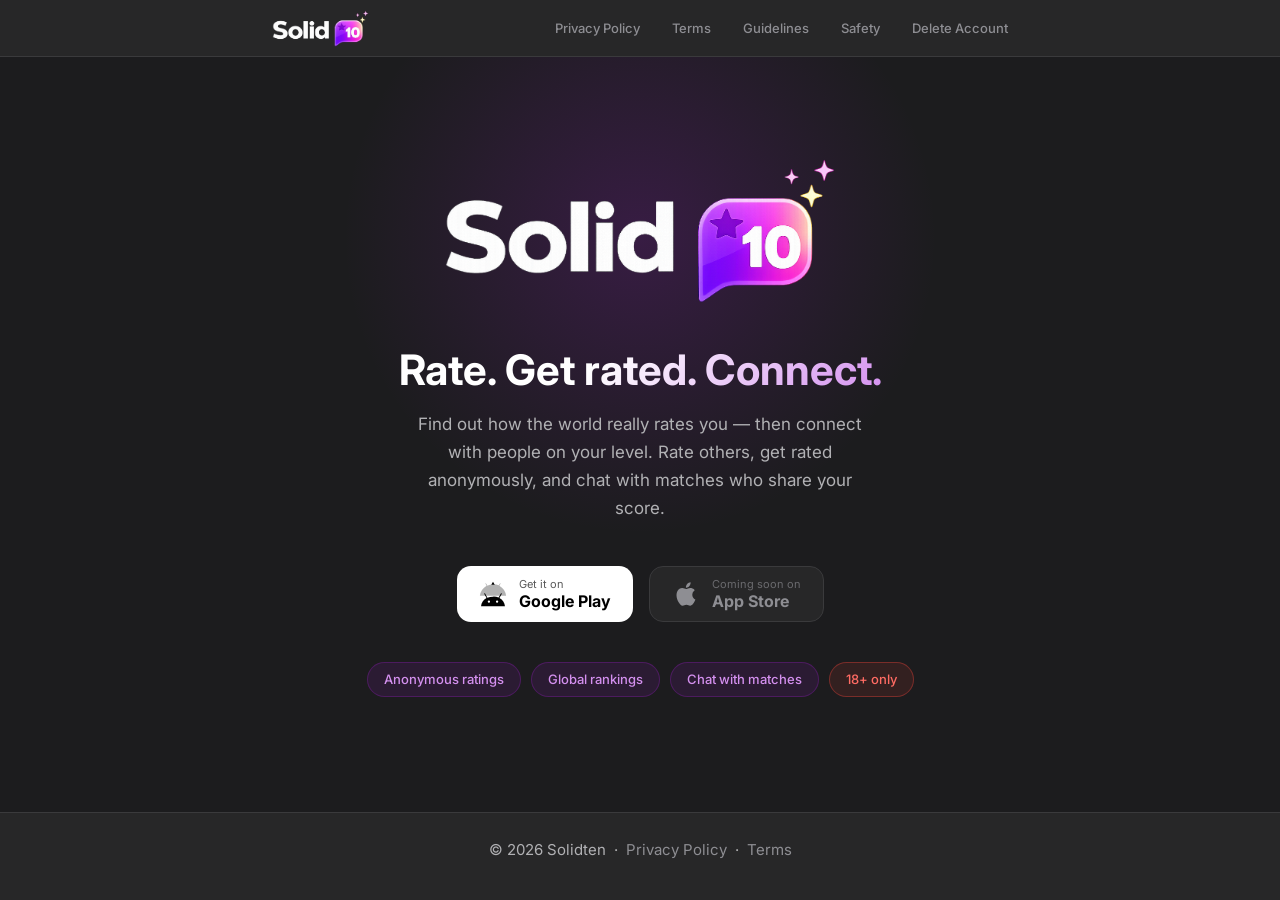
<file: index.html>
<!DOCTYPE html>
<html lang="en">
<head>
  <meta charset="UTF-8" />
  <meta name="viewport" content="width=device-width, initial-scale=1.0" />
  <title>Solidten – Discover your real rating</title>
  <link rel="icon" type="image/png" href="favicon.png" />
  <link rel="apple-touch-icon" href="favicon.png" />
  <link rel="stylesheet" href="style.css" />
</head>
<body class="home-page">

<nav>
  <div class="nav-inner">
    <a class="nav-logo" href="index.html">
      <img src="logo.png" alt="Solidten" height="28" />
    </a>
    <a href="privacy-policy.html">Privacy Policy</a>
    <a href="terms.html">Terms</a>
    <a href="community-guidelines.html">Guidelines</a>
    <a href="safety-standards.html">Safety</a>
    <a href="delete-account.html">Delete Account</a>
  </div>
</nav>

<main class="hero-main">

  <!-- Glow background -->
  <div class="hero-glow"></div>

  <!-- Logo -->
  <img src="logo.png" alt="Solidten" class="hero-logo" />

  <!-- Tagline -->
  <h1 class="hero-title">Rate. Get rated. Connect.</h1>
  <p class="hero-desc">
    Find out how the world really rates you — then connect with people on your level.
    Rate others, get rated anonymously, and chat with matches who share your score.
  </p>

  <!-- Download buttons -->
  <div class="store-buttons">
    <a href="https://play.google.com/store/apps/details?id=com.solidten.solidten" class="store-btn store-btn--android" target="_blank" rel="noopener">
      <svg class="store-icon" viewBox="0 0 24 24" fill="currentColor">
        <path d="M17.523 15.341l1.932-3.345a.4.4 0 0 0-.694-.4l-1.958 3.391A11.86 11.86 0 0 0 12 14.25c-1.686 0-3.283.368-4.803 1.037L5.24 11.596a.4.4 0 1 0-.694.4l1.932 3.345C3.68 16.867 1.977 19.426 1.75 22.5h20.5c-.227-3.074-1.93-5.633-4.727-7.159zM8.5 19.5a1 1 0 1 1 0-2 1 1 0 0 1 0 2zm7 0a1 1 0 1 1 0-2 1 1 0 0 1 0 2zM12 1.5l1.5 2.598h-3L12 1.5z"/>
        <path d="M7.038 4.598l-.98-1.696a.3.3 0 0 0-.52.3l.99 1.716A11.93 11.93 0 0 0 .75 13.5h22.5a11.93 11.93 0 0 0-5.778-8.582l.99-1.716a.3.3 0 0 0-.52-.3l-.98 1.696A11.89 11.89 0 0 0 12 3.75c-1.78 0-3.466.39-4.962 1.08z" opacity=".3"/>
      </svg>
      <div class="store-btn-text">
        <span class="store-btn-sub">Get it on</span>
        <span class="store-btn-name">Google Play</span>
      </div>
    </a>

    <a href="#" class="store-btn store-btn--ios store-btn--soon">
      <svg class="store-icon" viewBox="0 0 24 24" fill="currentColor">
        <path d="M18.71 19.5c-.83 1.24-1.71 2.45-3.05 2.47-1.34.03-1.77-.79-3.29-.79-1.53 0-2 .77-3.27.82-1.31.05-2.3-1.32-3.14-2.53C4.25 17 2.94 12.45 4.7 9.39c.87-1.52 2.43-2.48 4.12-2.51 1.28-.02 2.5.87 3.29.87.78 0 2.26-1.07 3.8-.91.65.03 2.47.26 3.64 1.98-.09.06-2.17 1.28-2.15 3.81.03 3.02 2.65 4.03 2.68 4.04-.03.07-.42 1.44-1.38 2.83M13 3.5c.73-.83 1.94-1.46 2.94-1.5.13 1.17-.34 2.35-1.04 3.19-.69.85-1.83 1.51-2.95 1.42-.15-1.15.41-2.35 1.05-3.11z"/>
      </svg>
      <div class="store-btn-text">
        <span class="store-btn-sub">Coming soon on</span>
        <span class="store-btn-name">App Store</span>
      </div>
    </a>
  </div>

  <!-- Feature pills -->
  <div class="feature-pills">
    <span class="pill">Anonymous ratings</span>
    <span class="pill">Global rankings</span>
    <span class="pill">Chat with matches</span>
    <span class="pill pill--age">18+ only</span>
  </div>

</main>

<footer>
  <p>© 2026 Solidten &nbsp;·&nbsp; <a href="privacy-policy.html">Privacy Policy</a> &nbsp;·&nbsp; <a href="terms.html">Terms</a></p>
</footer>

</body>
</html>
</file>
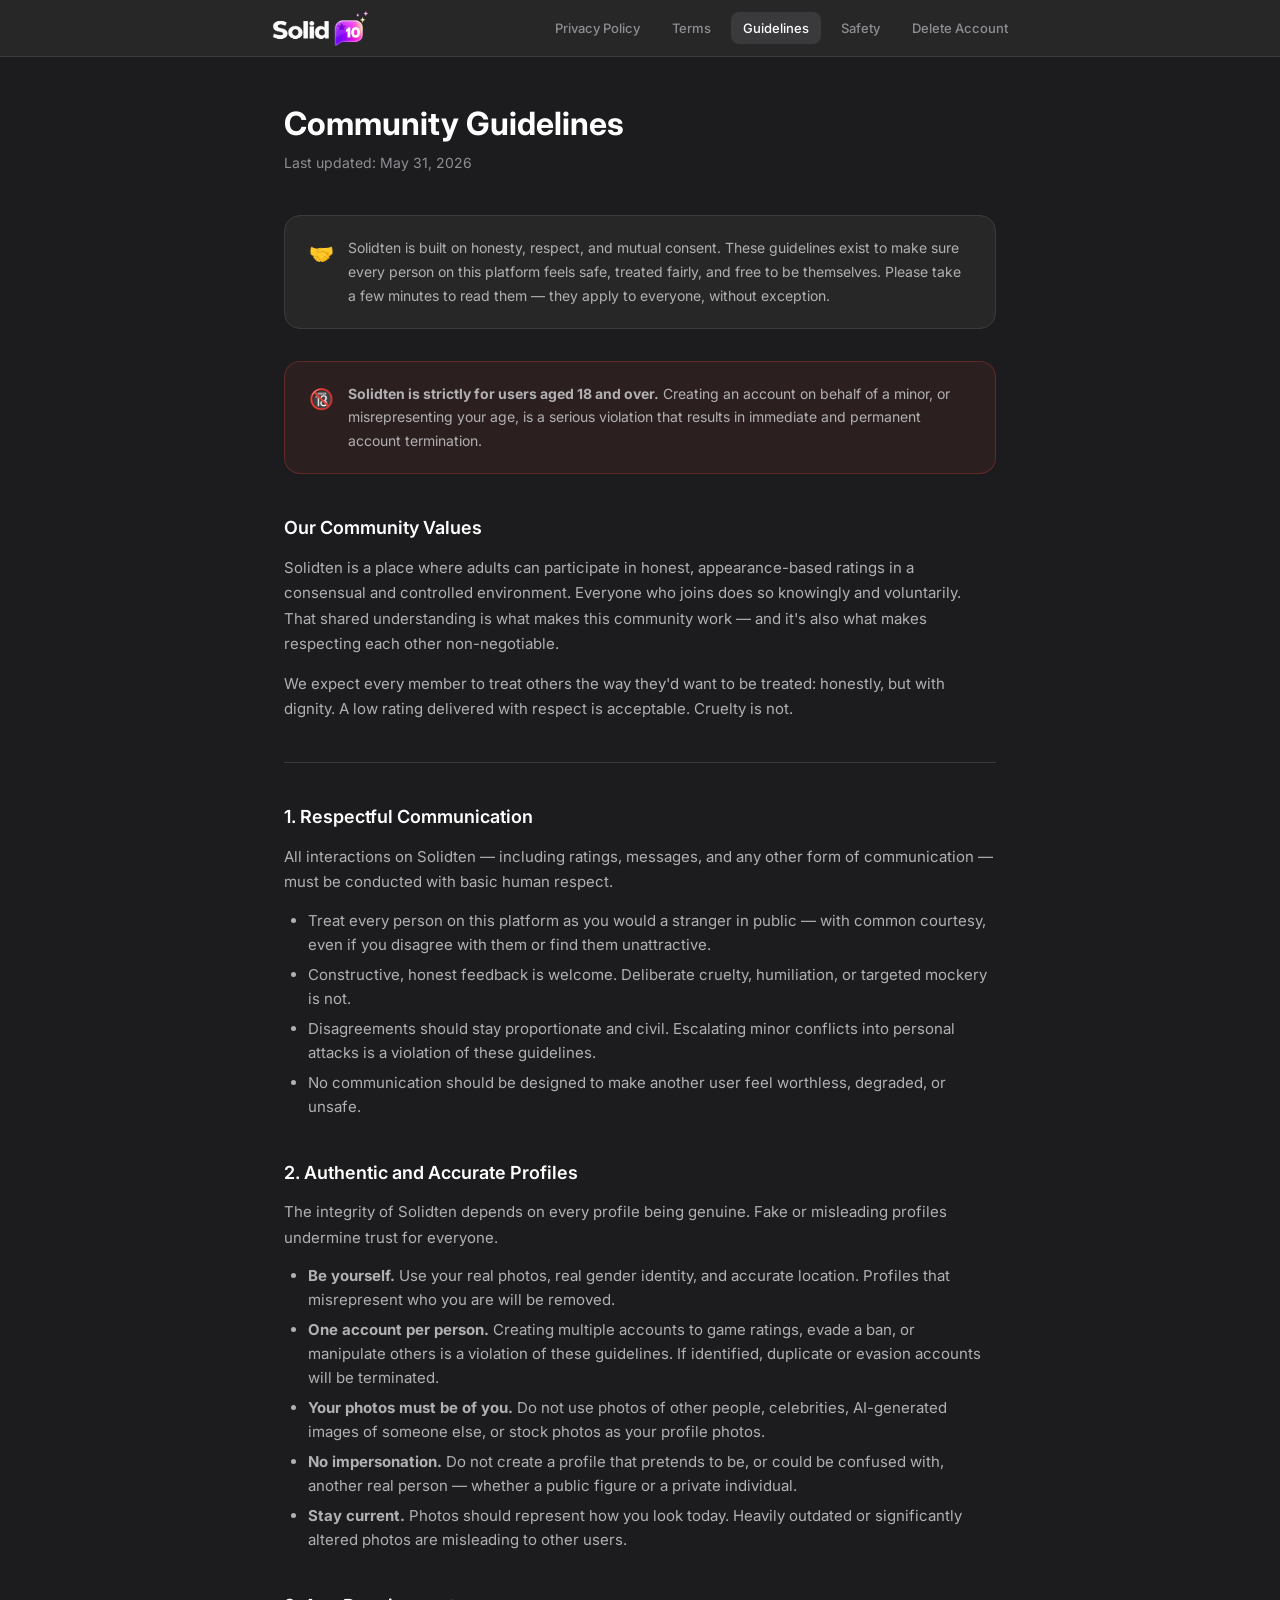
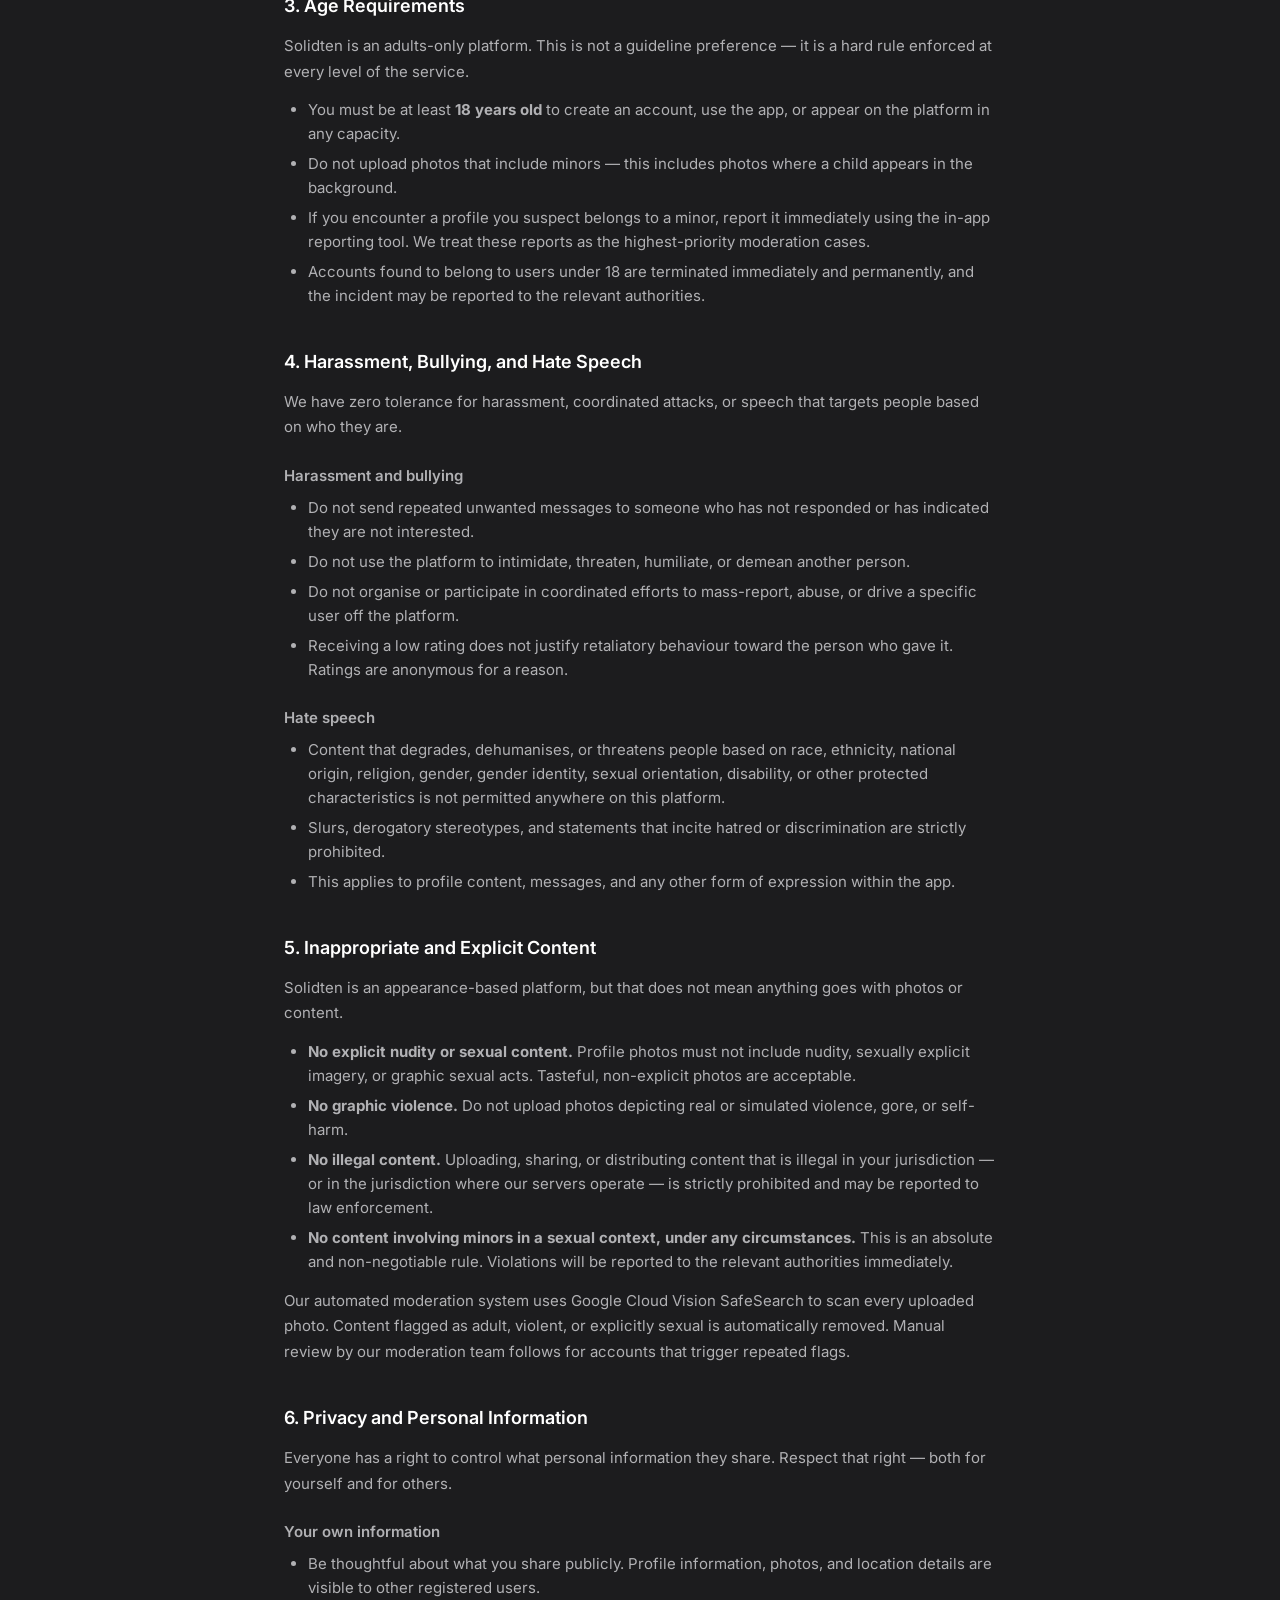
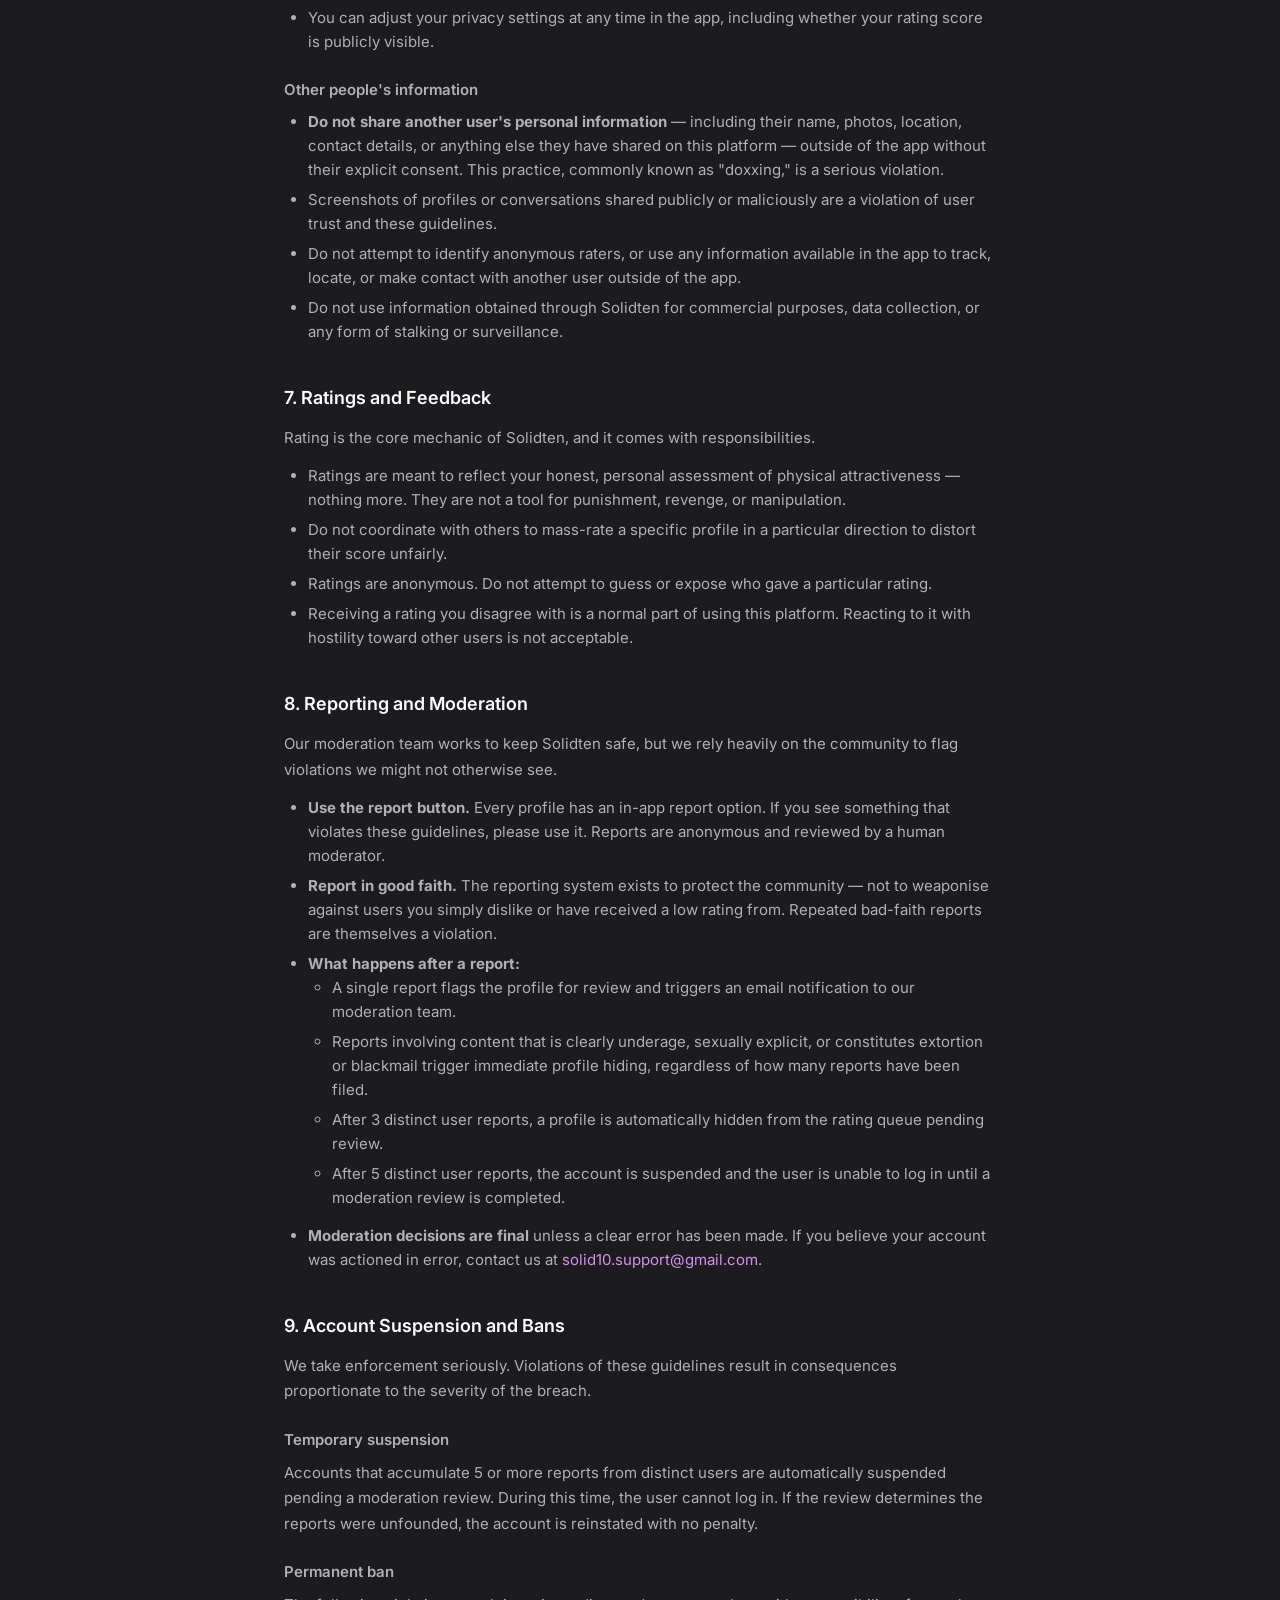
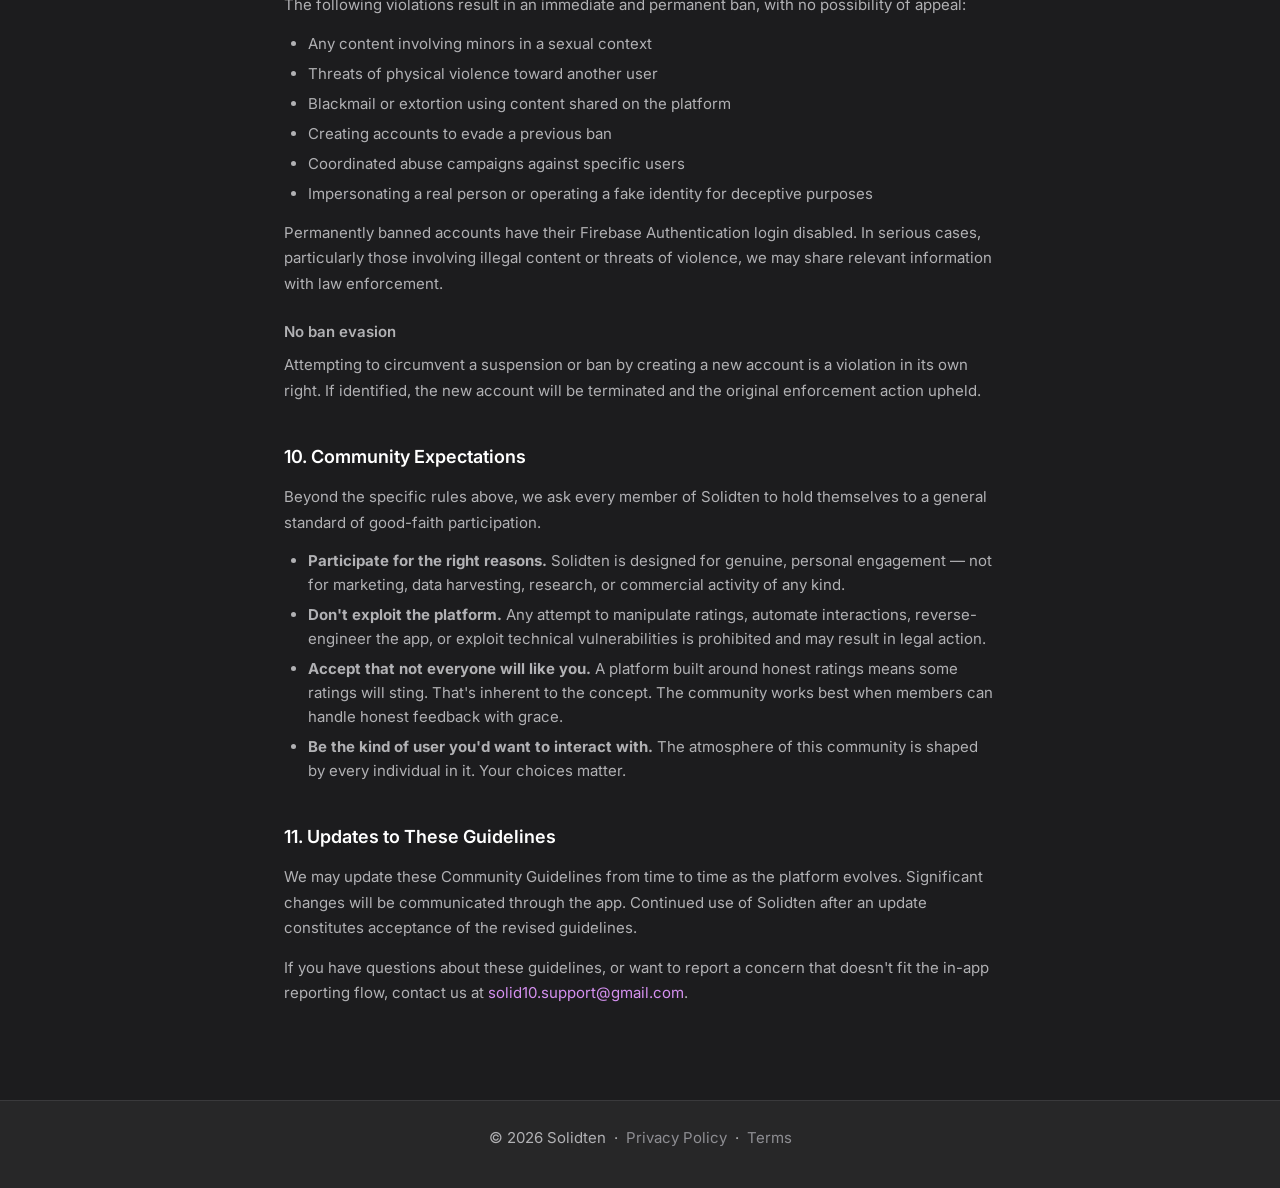
<file: community-guidelines.html>
<!DOCTYPE html>
<html lang="en">
<head>
  <meta charset="UTF-8" />
  <meta name="viewport" content="width=device-width, initial-scale=1.0" />
  <title>Community Guidelines – Solidten</title>
  <link rel="icon" type="image/png" href="favicon.png" />
  <link rel="apple-touch-icon" href="favicon.png" />
  <link rel="stylesheet" href="style.css" />
</head>
<body>

<nav>
  <div class="nav-inner">
    <a class="nav-logo" href="index.html"><img src="logo.png" alt="Solidten" height="28" /></a>
    <a href="privacy-policy.html">Privacy Policy</a>
    <a href="terms.html">Terms</a>
    <a href="community-guidelines.html" class="active">Guidelines</a>
    <a href="safety-standards.html">Safety</a>
    <a href="delete-account.html">Delete Account</a>
  </div>
</nav>

<main>
  <h1>Community Guidelines</h1>
  <p class="subtitle">Last updated: May 31, 2026</p>

  <div class="info-card">
    <span class="icon">🤝</span>
    <p>Solidten is built on honesty, respect, and mutual consent. These guidelines exist to make sure every person on this platform feels safe, treated fairly, and free to be themselves. Please take a few minutes to read them — they apply to everyone, without exception.</p>
  </div>

  <div class="info-card info-card--age">
    <span class="icon">🔞</span>
    <p><strong>Solidten is strictly for users aged 18 and over.</strong> Creating an account on behalf of a minor, or misrepresenting your age, is a serious violation that results in immediate and permanent account termination.</p>
  </div>

  <h2>Our Community Values</h2>
  <p>Solidten is a place where adults can participate in honest, appearance-based ratings in a consensual and controlled environment. Everyone who joins does so knowingly and voluntarily. That shared understanding is what makes this community work — and it's also what makes respecting each other non-negotiable.</p>
  <p>We expect every member to treat others the way they'd want to be treated: honestly, but with dignity. A low rating delivered with respect is acceptable. Cruelty is not.</p>

  <hr class="divider" />

  <h2>1. Respectful Communication</h2>
  <p>All interactions on Solidten — including ratings, messages, and any other form of communication — must be conducted with basic human respect.</p>
  <ul>
    <li>Treat every person on this platform as you would a stranger in public — with common courtesy, even if you disagree with them or find them unattractive.</li>
    <li>Constructive, honest feedback is welcome. Deliberate cruelty, humiliation, or targeted mockery is not.</li>
    <li>Disagreements should stay proportionate and civil. Escalating minor conflicts into personal attacks is a violation of these guidelines.</li>
    <li>No communication should be designed to make another user feel worthless, degraded, or unsafe.</li>
  </ul>

  <h2>2. Authentic and Accurate Profiles</h2>
  <p>The integrity of Solidten depends on every profile being genuine. Fake or misleading profiles undermine trust for everyone.</p>
  <ul>
    <li><strong>Be yourself.</strong> Use your real photos, real gender identity, and accurate location. Profiles that misrepresent who you are will be removed.</li>
    <li><strong>One account per person.</strong> Creating multiple accounts to game ratings, evade a ban, or manipulate others is a violation of these guidelines. If identified, duplicate or evasion accounts will be terminated.</li>
    <li><strong>Your photos must be of you.</strong> Do not use photos of other people, celebrities, AI-generated images of someone else, or stock photos as your profile photos.</li>
    <li><strong>No impersonation.</strong> Do not create a profile that pretends to be, or could be confused with, another real person — whether a public figure or a private individual.</li>
    <li><strong>Stay current.</strong> Photos should represent how you look today. Heavily outdated or significantly altered photos are misleading to other users.</li>
  </ul>

  <h2>3. Age Requirements</h2>
  <p>Solidten is an adults-only platform. This is not a guideline preference — it is a hard rule enforced at every level of the service.</p>
  <ul>
    <li>You must be at least <strong>18 years old</strong> to create an account, use the app, or appear on the platform in any capacity.</li>
    <li>Do not upload photos that include minors — this includes photos where a child appears in the background.</li>
    <li>If you encounter a profile you suspect belongs to a minor, report it immediately using the in-app reporting tool. We treat these reports as the highest-priority moderation cases.</li>
    <li>Accounts found to belong to users under 18 are terminated immediately and permanently, and the incident may be reported to the relevant authorities.</li>
  </ul>

  <h2>4. Harassment, Bullying, and Hate Speech</h2>
  <p>We have zero tolerance for harassment, coordinated attacks, or speech that targets people based on who they are.</p>

  <h3>Harassment and bullying</h3>
  <ul>
    <li>Do not send repeated unwanted messages to someone who has not responded or has indicated they are not interested.</li>
    <li>Do not use the platform to intimidate, threaten, humiliate, or demean another person.</li>
    <li>Do not organise or participate in coordinated efforts to mass-report, abuse, or drive a specific user off the platform.</li>
    <li>Receiving a low rating does not justify retaliatory behaviour toward the person who gave it. Ratings are anonymous for a reason.</li>
  </ul>

  <h3>Hate speech</h3>
  <ul>
    <li>Content that degrades, dehumanises, or threatens people based on race, ethnicity, national origin, religion, gender, gender identity, sexual orientation, disability, or other protected characteristics is not permitted anywhere on this platform.</li>
    <li>Slurs, derogatory stereotypes, and statements that incite hatred or discrimination are strictly prohibited.</li>
    <li>This applies to profile content, messages, and any other form of expression within the app.</li>
  </ul>

  <h2>5. Inappropriate and Explicit Content</h2>
  <p>Solidten is an appearance-based platform, but that does not mean anything goes with photos or content.</p>
  <ul>
    <li><strong>No explicit nudity or sexual content.</strong> Profile photos must not include nudity, sexually explicit imagery, or graphic sexual acts. Tasteful, non-explicit photos are acceptable.</li>
    <li><strong>No graphic violence.</strong> Do not upload photos depicting real or simulated violence, gore, or self-harm.</li>
    <li><strong>No illegal content.</strong> Uploading, sharing, or distributing content that is illegal in your jurisdiction — or in the jurisdiction where our servers operate — is strictly prohibited and may be reported to law enforcement.</li>
    <li><strong>No content involving minors in a sexual context, under any circumstances.</strong> This is an absolute and non-negotiable rule. Violations will be reported to the relevant authorities immediately.</li>
  </ul>
  <p>Our automated moderation system uses Google Cloud Vision SafeSearch to scan every uploaded photo. Content flagged as adult, violent, or explicitly sexual is automatically removed. Manual review by our moderation team follows for accounts that trigger repeated flags.</p>

  <h2>6. Privacy and Personal Information</h2>
  <p>Everyone has a right to control what personal information they share. Respect that right — both for yourself and for others.</p>

  <h3>Your own information</h3>
  <ul>
    <li>Be thoughtful about what you share publicly. Profile information, photos, and location details are visible to other registered users.</li>
    <li>You can adjust your privacy settings at any time in the app, including whether your rating score is publicly visible.</li>
  </ul>

  <h3>Other people's information</h3>
  <ul>
    <li><strong>Do not share another user's personal information</strong> — including their name, photos, location, contact details, or anything else they have shared on this platform — outside of the app without their explicit consent. This practice, commonly known as "doxxing," is a serious violation.</li>
    <li>Screenshots of profiles or conversations shared publicly or maliciously are a violation of user trust and these guidelines.</li>
    <li>Do not attempt to identify anonymous raters, or use any information available in the app to track, locate, or make contact with another user outside of the app.</li>
    <li>Do not use information obtained through Solidten for commercial purposes, data collection, or any form of stalking or surveillance.</li>
  </ul>

  <h2>7. Ratings and Feedback</h2>
  <p>Rating is the core mechanic of Solidten, and it comes with responsibilities.</p>
  <ul>
    <li>Ratings are meant to reflect your honest, personal assessment of physical attractiveness — nothing more. They are not a tool for punishment, revenge, or manipulation.</li>
    <li>Do not coordinate with others to mass-rate a specific profile in a particular direction to distort their score unfairly.</li>
    <li>Ratings are anonymous. Do not attempt to guess or expose who gave a particular rating.</li>
    <li>Receiving a rating you disagree with is a normal part of using this platform. Reacting to it with hostility toward other users is not acceptable.</li>
  </ul>

  <h2>8. Reporting and Moderation</h2>
  <p>Our moderation team works to keep Solidten safe, but we rely heavily on the community to flag violations we might not otherwise see.</p>
  <ul>
    <li><strong>Use the report button.</strong> Every profile has an in-app report option. If you see something that violates these guidelines, please use it. Reports are anonymous and reviewed by a human moderator.</li>
    <li><strong>Report in good faith.</strong> The reporting system exists to protect the community — not to weaponise against users you simply dislike or have received a low rating from. Repeated bad-faith reports are themselves a violation.</li>
    <li><strong>What happens after a report:</strong>
      <ul>
        <li>A single report flags the profile for review and triggers an email notification to our moderation team.</li>
        <li>Reports involving content that is clearly underage, sexually explicit, or constitutes extortion or blackmail trigger immediate profile hiding, regardless of how many reports have been filed.</li>
        <li>After 3 distinct user reports, a profile is automatically hidden from the rating queue pending review.</li>
        <li>After 5 distinct user reports, the account is suspended and the user is unable to log in until a moderation review is completed.</li>
      </ul>
    </li>
    <li><strong>Moderation decisions are final</strong> unless a clear error has been made. If you believe your account was actioned in error, contact us at <a href="mailto:solid10.support@gmail.com">solid10.support@gmail.com</a>.</li>
  </ul>

  <h2>9. Account Suspension and Bans</h2>
  <p>We take enforcement seriously. Violations of these guidelines result in consequences proportionate to the severity of the breach.</p>

  <h3>Temporary suspension</h3>
  <p>Accounts that accumulate 5 or more reports from distinct users are automatically suspended pending a moderation review. During this time, the user cannot log in. If the review determines the reports were unfounded, the account is reinstated with no penalty.</p>

  <h3>Permanent ban</h3>
  <p>The following violations result in an immediate and permanent ban, with no possibility of appeal:</p>
  <ul>
    <li>Any content involving minors in a sexual context</li>
    <li>Threats of physical violence toward another user</li>
    <li>Blackmail or extortion using content shared on the platform</li>
    <li>Creating accounts to evade a previous ban</li>
    <li>Coordinated abuse campaigns against specific users</li>
    <li>Impersonating a real person or operating a fake identity for deceptive purposes</li>
  </ul>
  <p>Permanently banned accounts have their Firebase Authentication login disabled. In serious cases, particularly those involving illegal content or threats of violence, we may share relevant information with law enforcement.</p>

  <h3>No ban evasion</h3>
  <p>Attempting to circumvent a suspension or ban by creating a new account is a violation in its own right. If identified, the new account will be terminated and the original enforcement action upheld.</p>

  <h2>10. Community Expectations</h2>
  <p>Beyond the specific rules above, we ask every member of Solidten to hold themselves to a general standard of good-faith participation.</p>
  <ul>
    <li><strong>Participate for the right reasons.</strong> Solidten is designed for genuine, personal engagement — not for marketing, data harvesting, research, or commercial activity of any kind.</li>
    <li><strong>Don't exploit the platform.</strong> Any attempt to manipulate ratings, automate interactions, reverse-engineer the app, or exploit technical vulnerabilities is prohibited and may result in legal action.</li>
    <li><strong>Accept that not everyone will like you.</strong> A platform built around honest ratings means some ratings will sting. That's inherent to the concept. The community works best when members can handle honest feedback with grace.</li>
    <li><strong>Be the kind of user you'd want to interact with.</strong> The atmosphere of this community is shaped by every individual in it. Your choices matter.</li>
  </ul>

  <h2>11. Updates to These Guidelines</h2>
  <p>We may update these Community Guidelines from time to time as the platform evolves. Significant changes will be communicated through the app. Continued use of Solidten after an update constitutes acceptance of the revised guidelines.</p>
  <p>If you have questions about these guidelines, or want to report a concern that doesn't fit the in-app reporting flow, contact us at <a href="mailto:solid10.support@gmail.com">solid10.support@gmail.com</a>.</p>

</main>

<footer>
  <p>© 2026 Solidten &nbsp;·&nbsp; <a href="privacy-policy.html">Privacy Policy</a> &nbsp;·&nbsp; <a href="terms.html">Terms</a></p>
</footer>

</body>
</html>
</file>
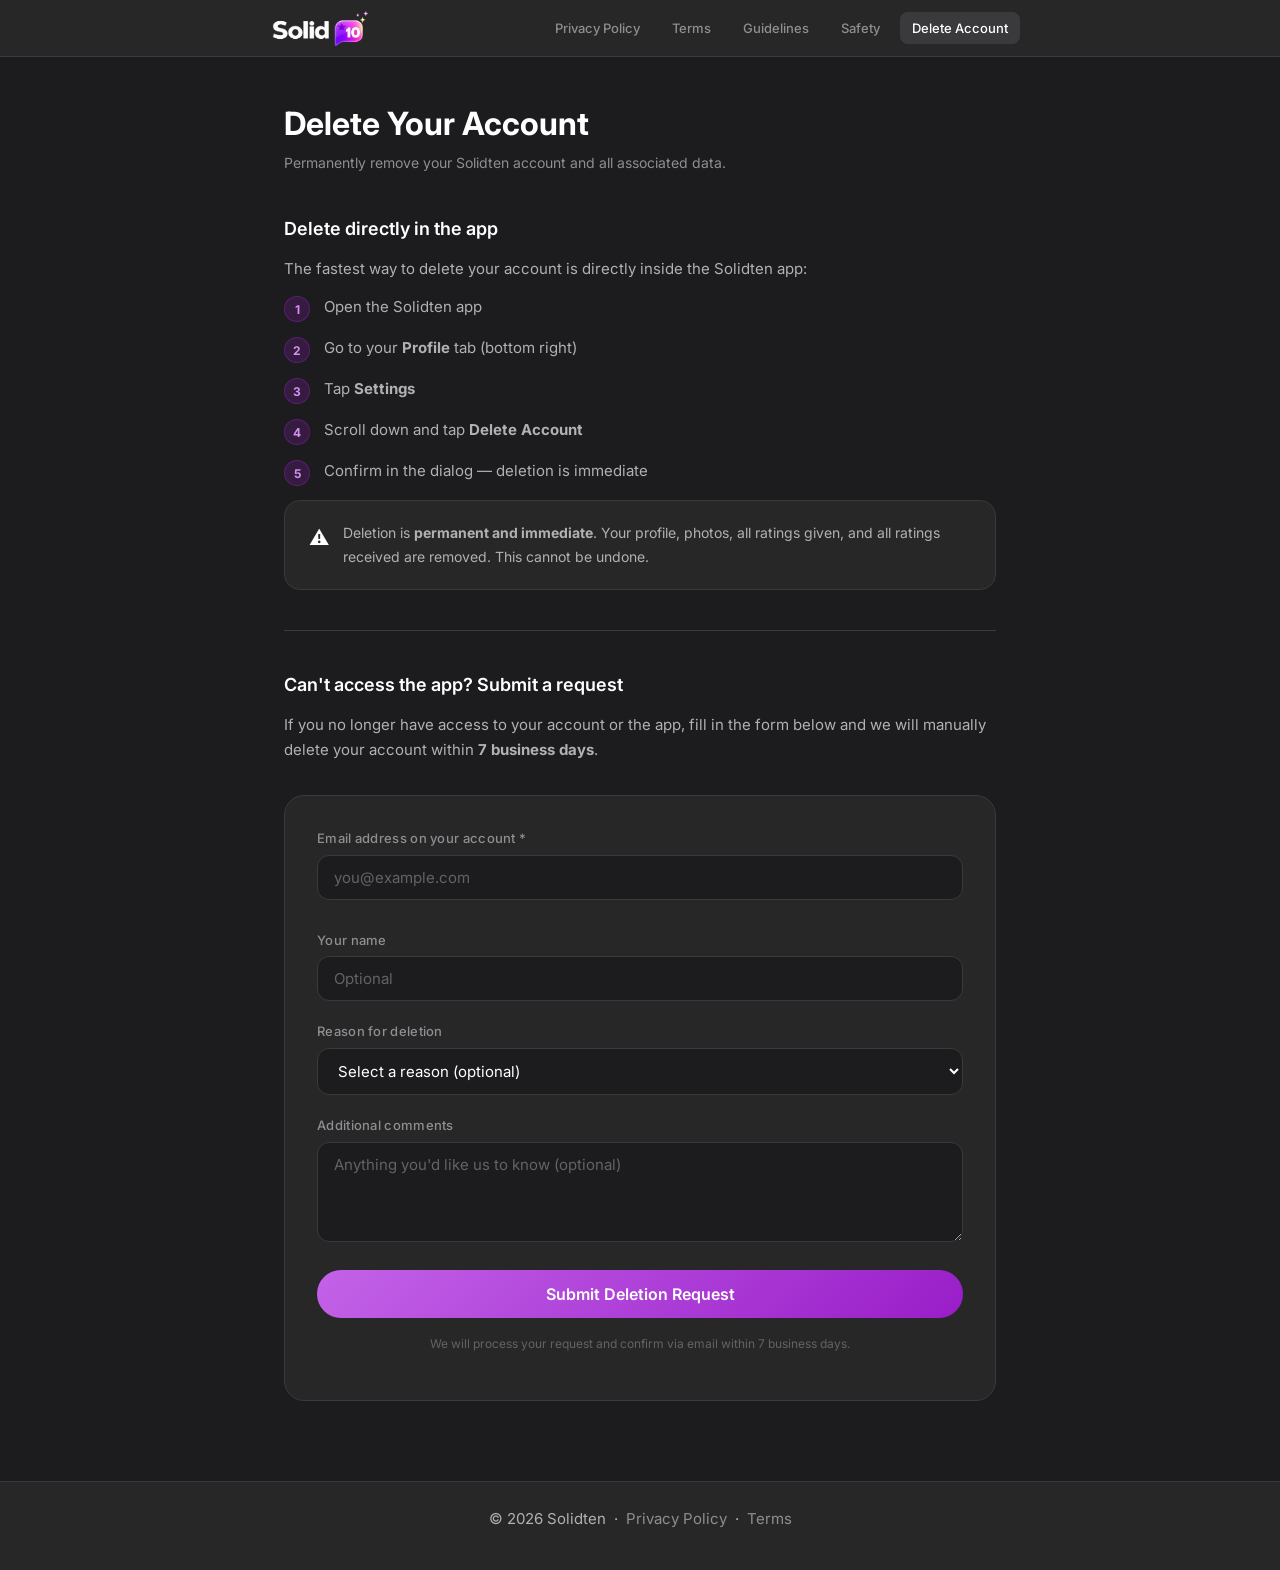
<file: delete-account.html>
<!DOCTYPE html>
<html lang="en">
<head>
  <meta charset="UTF-8" />
  <meta name="viewport" content="width=device-width, initial-scale=1.0" />
  <title>Delete Account – Solidten</title>
  <link rel="icon" type="image/png" href="favicon.png" />
  <link rel="apple-touch-icon" href="favicon.png" />
  <link rel="stylesheet" href="style.css" />
</head>
<body>

<nav>
  <div class="nav-inner">
    <a class="nav-logo" href="index.html"><img src="logo.png" alt="Solidten" height="28" /></a>
    <a href="privacy-policy.html">Privacy Policy</a>
    <a href="terms.html">Terms</a>
    <a href="community-guidelines.html">Guidelines</a>
    <a href="safety-standards.html">Safety</a>
    <a href="delete-account.html" class="active">Delete Account</a>
  </div>
</nav>

<main>
  <h1>Delete Your Account</h1>
  <p class="subtitle">Permanently remove your Solidten account and all associated data.</p>

  <!-- Option A: delete in-app -->
  <h2>Delete directly in the app</h2>
  <p>The fastest way to delete your account is directly inside the Solidten app:</p>
  <ul class="steps">
    <li><span class="step-num">1</span><span>Open the Solidten app</span></li>
    <li><span class="step-num">2</span><span>Go to your <strong>Profile</strong> tab (bottom right)</span></li>
    <li><span class="step-num">3</span><span>Tap <strong>Settings</strong></span></li>
    <li><span class="step-num">4</span><span>Scroll down and tap <strong>Delete Account</strong></span></li>
    <li><span class="step-num">5</span><span>Confirm in the dialog — deletion is immediate</span></li>
  </ul>

  <div class="info-card">
    <span class="icon">⚠️</span>
    <p>Deletion is <strong>permanent and immediate</strong>. Your profile, photos, all ratings given, and all ratings received are removed. This cannot be undone.</p>
  </div>

  <hr class="divider" />

  <!-- Option B: request form -->
  <h2>Can't access the app? Submit a request</h2>
  <p>If you no longer have access to your account or the app, fill in the form below and we will manually delete your account within <strong>7 business days</strong>.</p>

  <div class="form-card">

    <div id="successMsg" class="success-msg" style="display:none;">
      ✓ Your request has been received. We will delete your account and confirm via email within 7 business days.
    </div>

    <!-- Hidden iframe absorbs the form POST response, avoiding CORS entirely -->
    <iframe name="hidden_iframe" id="hidden_iframe" style="display:none;"></iframe>

    <form
      id="deleteForm"
      action="https://script.google.com/macros/s/AKfycbwFypQ8ew7yzPk8YVYFdUf-1QrT7DR7QNsgoun_Ozv0qoXPHfh3dBGNJpvRqOSM6uNy/exec"
      method="GET"
      target="hidden_iframe"
    >

      <div class="form-group">
        <label for="email">Email address on your account *</label>
        <input
          type="email"
          id="email"
          name="email"
          placeholder="you@example.com"
          required
        />
        <span id="emailError" class="field-error"></span>
      </div>

      <div class="form-group">
        <label for="name">Your name</label>
        <input
          type="text"
          id="name"
          name="name"
          placeholder="Optional"
        />
      </div>

      <div class="form-group">
        <label for="reason">Reason for deletion</label>
        <select id="reason" name="reason">
          <option value="" disabled selected>Select a reason (optional)</option>
          <option value="I no longer use the app">I no longer use the app</option>
          <option value="Privacy concerns">Privacy concerns</option>
          <option value="Found an alternative">Found an alternative</option>
          <option value="Technical issues">Technical issues</option>
          <option value="Other">Other</option>
        </select>
      </div>

      <div class="form-group">
        <label for="message">Additional comments</label>
        <textarea
          id="message"
          name="message"
          placeholder="Anything you'd like us to know (optional)"
        ></textarea>
      </div>

      <button type="submit" id="submitBtn" class="btn-submit">
        Submit Deletion Request
      </button>

      <p class="form-note">We will process your request and confirm via email within 7 business days.</p>
    </form>

  </div>
</main>

<footer>
  <p>© 2026 Solidten &nbsp;·&nbsp; <a href="privacy-policy.html">Privacy Policy</a> &nbsp;·&nbsp; <a href="terms.html">Terms</a></p>
</footer>

<script>
  const form      = document.getElementById('deleteForm');
  const submitBtn = document.getElementById('submitBtn');
  const successEl = document.getElementById('successMsg');
  const emailErr  = document.getElementById('emailError');
  const iframe    = document.getElementById('hidden_iframe');

  let submitted = false;

  form.addEventListener('submit', function (e) {
    emailErr.textContent = '';
    const email = document.getElementById('email').value.trim();
    if (!email) {
      e.preventDefault();
      emailErr.textContent = 'Please enter your email address.';
      return;
    }
    submitted = true;
    submitBtn.disabled    = true;
    submitBtn.textContent = 'Sending…';
    // Form submits natively to hidden_iframe — no fetch, no CORS
  });

  // iframe fires 'load' when the Apps Script response arrives
  iframe.addEventListener('load', function () {
    if (submitted) {
      submitted = false;
      form.style.display    = 'none';
      successEl.style.display = 'block';
    }
  });
</script>

</body>
</html>
</file>
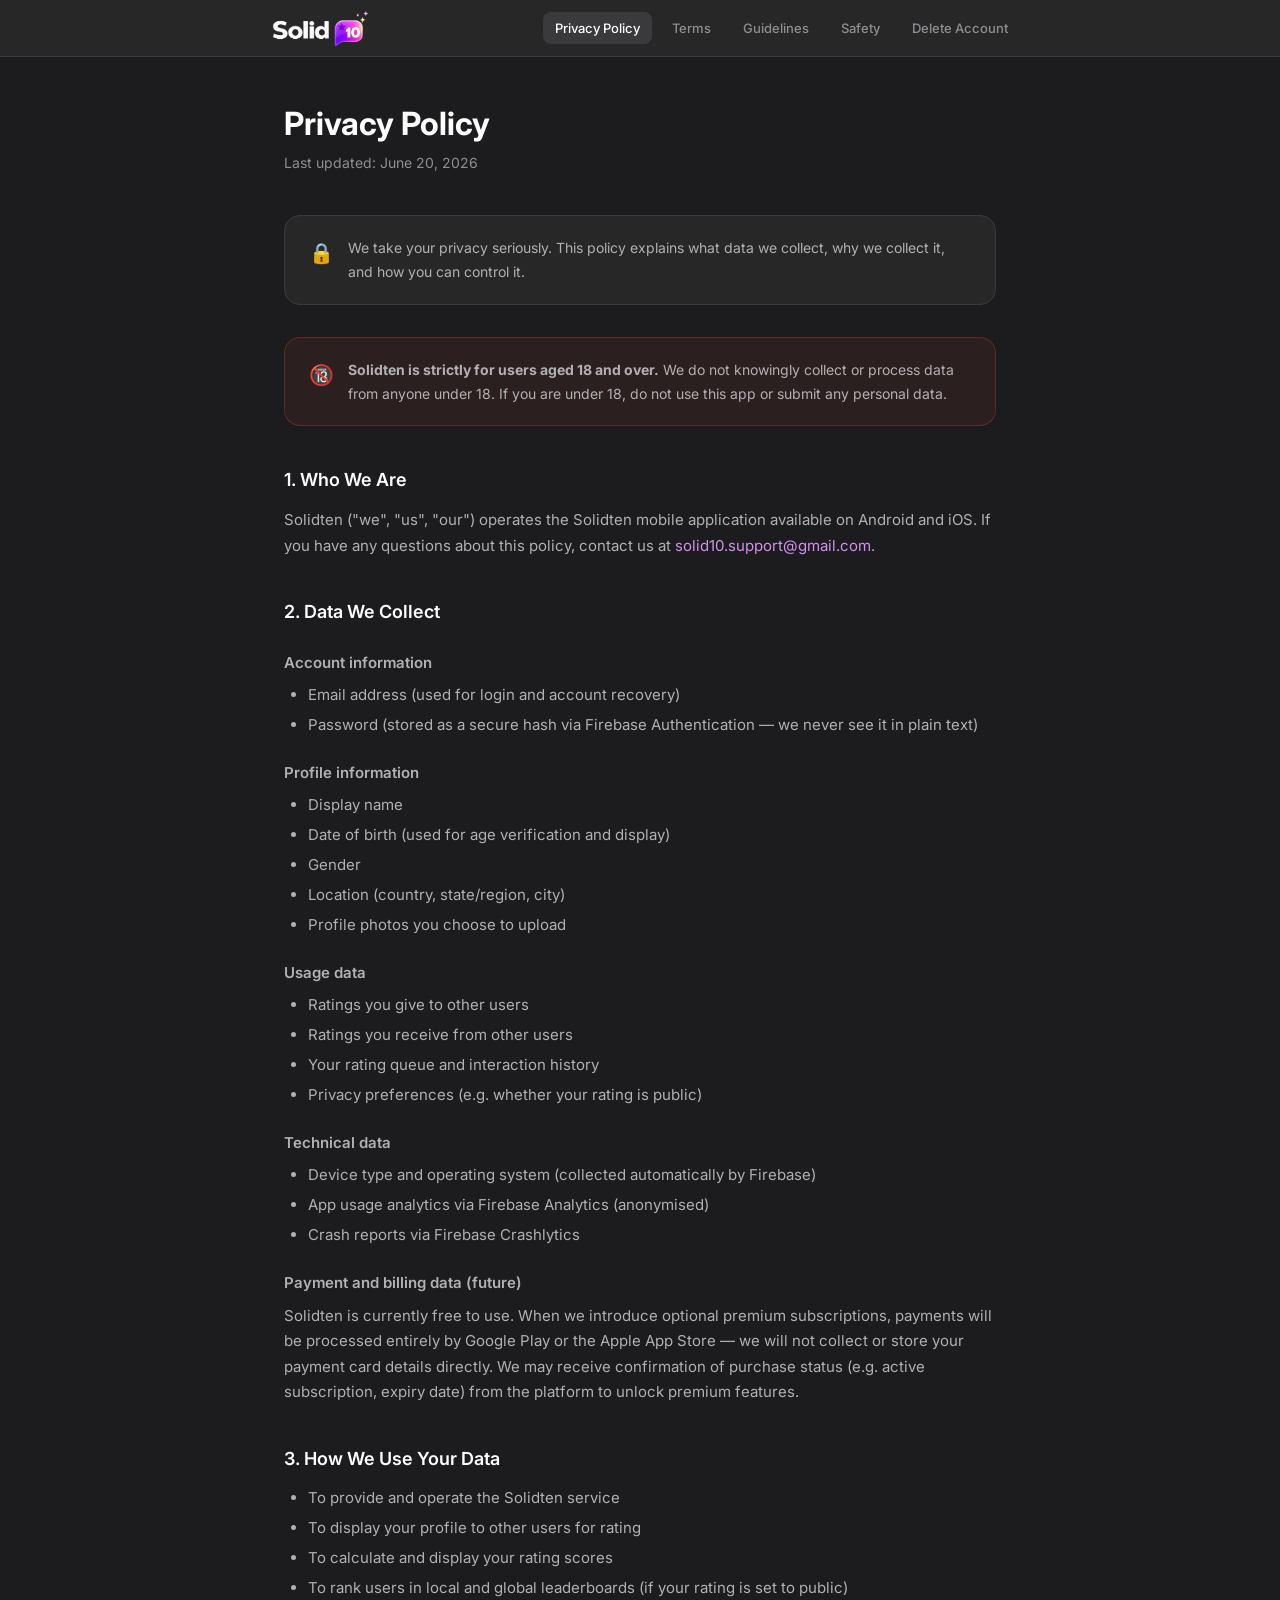
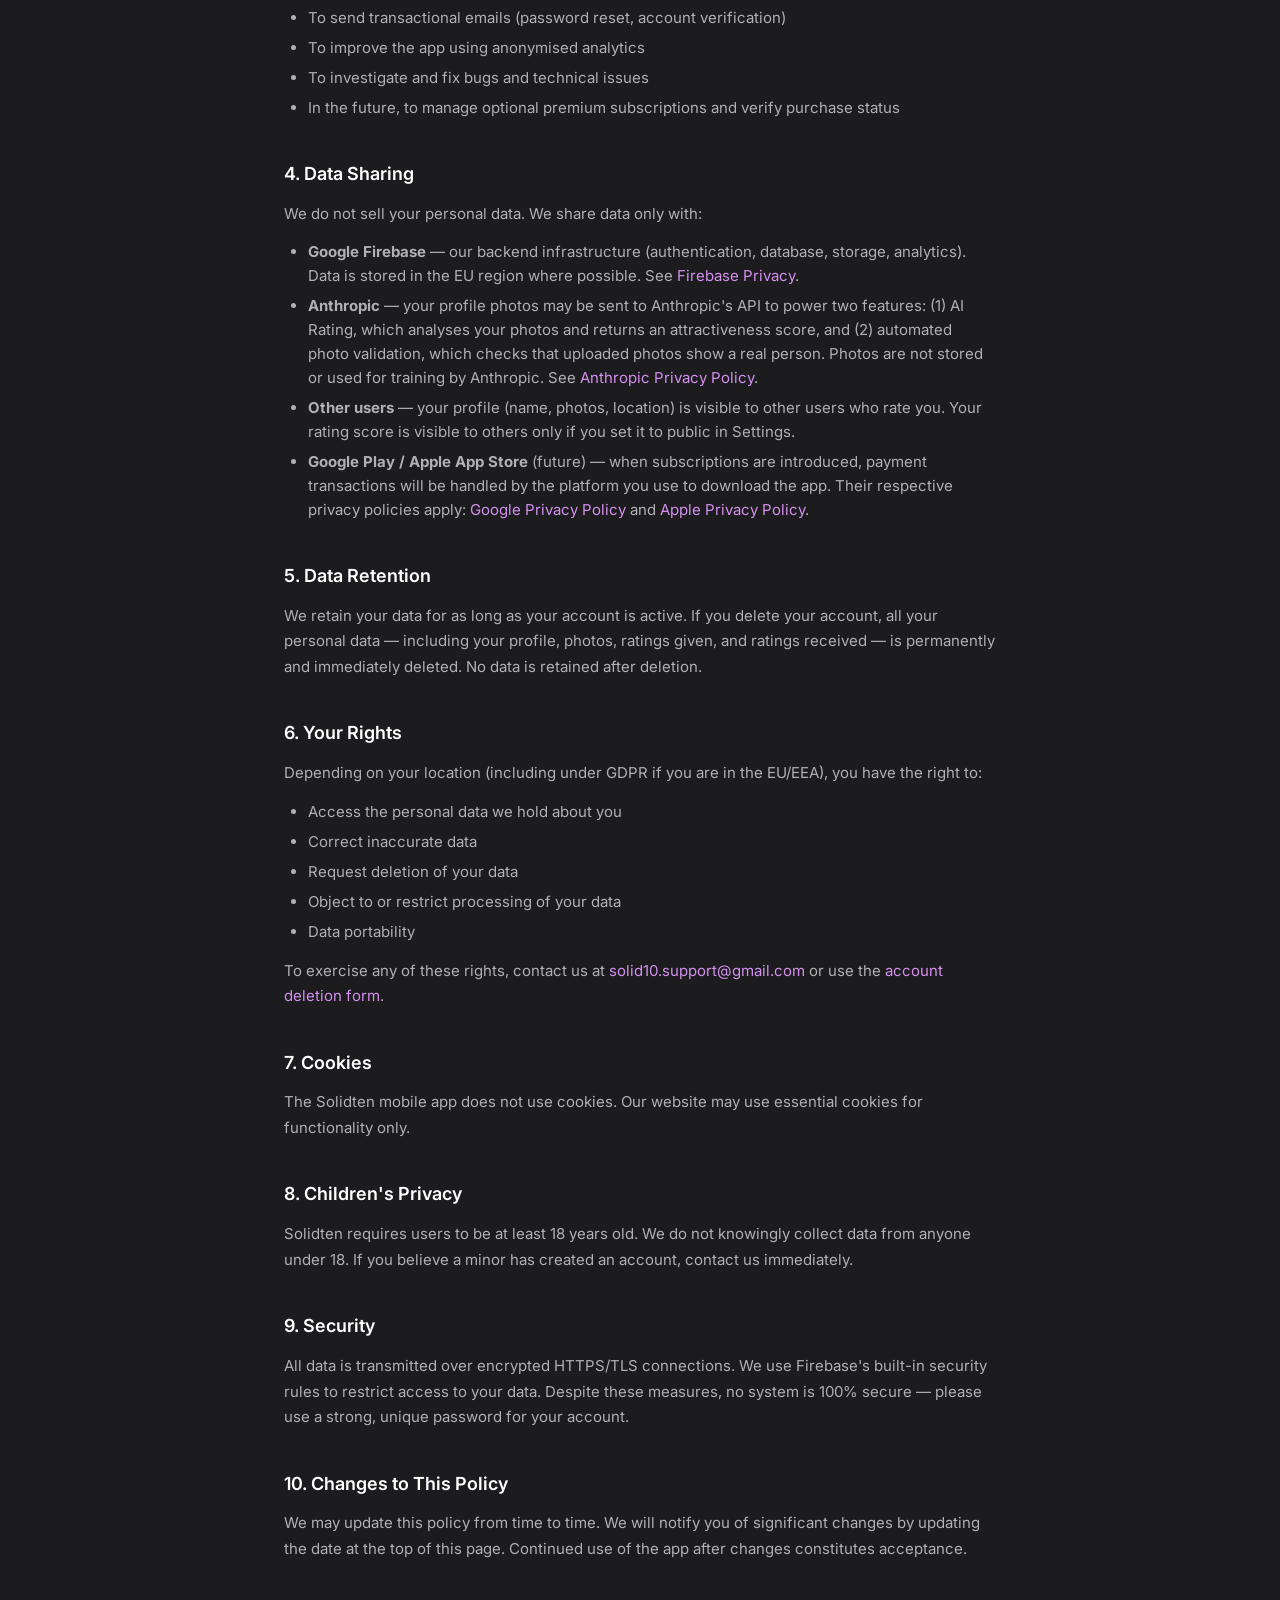
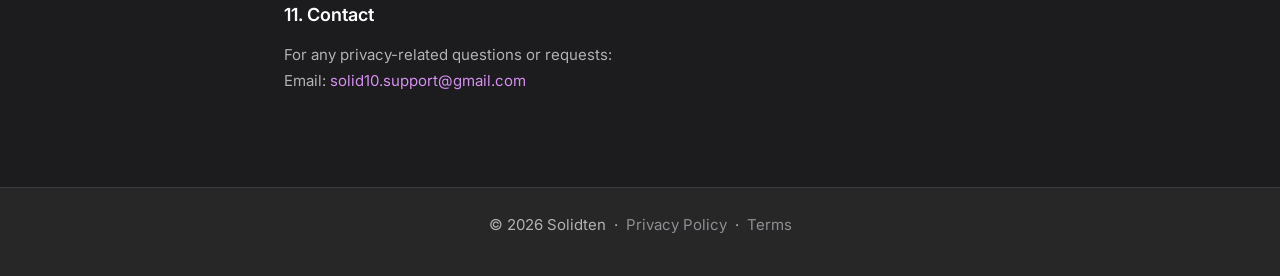
<file: privacy-policy.html>
<!DOCTYPE html>
<html lang="en">
<head>
  <meta charset="UTF-8" />
  <meta name="viewport" content="width=device-width, initial-scale=1.0" />
  <title>Privacy Policy – Solidten</title>
  <link rel="icon" type="image/png" href="favicon.png" />
  <link rel="apple-touch-icon" href="favicon.png" />
  <link rel="stylesheet" href="style.css" />
</head>
<body>

<nav>
  <div class="nav-inner">
    <a class="nav-logo" href="index.html"><img src="logo.png" alt="Solidten" height="28" /></a>
    <a href="privacy-policy.html" class="active">Privacy Policy</a>
    <a href="terms.html">Terms</a>
    <a href="community-guidelines.html">Guidelines</a>
    <a href="safety-standards.html">Safety</a>
    <a href="delete-account.html">Delete Account</a>
  </div>
</nav>

<main>
  <h1>Privacy Policy</h1>
  <p class="subtitle">Last updated: June 20, 2026</p>

  <div class="info-card">
    <span class="icon">🔒</span>
    <p>We take your privacy seriously. This policy explains what data we collect, why we collect it, and how you can control it.</p>
  </div>

  <div class="info-card info-card--age">
    <span class="icon">🔞</span>
    <p><strong>Solidten is strictly for users aged 18 and over.</strong> We do not knowingly collect or process data from anyone under 18. If you are under 18, do not use this app or submit any personal data.</p>
  </div>

  <h2>1. Who We Are</h2>
  <p>Solidten ("we", "us", "our") operates the Solidten mobile application available on Android and iOS. If you have any questions about this policy, contact us at <a href="mailto:solid10.support@gmail.com">solid10.support@gmail.com</a>.</p>

  <h2>2. Data We Collect</h2>

  <h3>Account information</h3>
  <ul>
    <li>Email address (used for login and account recovery)</li>
    <li>Password (stored as a secure hash via Firebase Authentication — we never see it in plain text)</li>
  </ul>

  <h3>Profile information</h3>
  <ul>
    <li>Display name</li>
    <li>Date of birth (used for age verification and display)</li>
    <li>Gender</li>
    <li>Location (country, state/region, city)</li>
    <li>Profile photos you choose to upload</li>
  </ul>

  <h3>Usage data</h3>
  <ul>
    <li>Ratings you give to other users</li>
    <li>Ratings you receive from other users</li>
    <li>Your rating queue and interaction history</li>
    <li>Privacy preferences (e.g. whether your rating is public)</li>
  </ul>

  <h3>Technical data</h3>
  <ul>
    <li>Device type and operating system (collected automatically by Firebase)</li>
    <li>App usage analytics via Firebase Analytics (anonymised)</li>
    <li>Crash reports via Firebase Crashlytics</li>
  </ul>

  <h3>Payment and billing data (future)</h3>
  <p>Solidten is currently free to use. When we introduce optional premium subscriptions, payments will be processed entirely by Google Play or the Apple App Store — we will not collect or store your payment card details directly. We may receive confirmation of purchase status (e.g. active subscription, expiry date) from the platform to unlock premium features.</p>

  <h2>3. How We Use Your Data</h2>
  <ul>
    <li>To provide and operate the Solidten service</li>
    <li>To display your profile to other users for rating</li>
    <li>To calculate and display your rating scores</li>
    <li>To rank users in local and global leaderboards (if your rating is set to public)</li>
    <li>To send transactional emails (password reset, account verification)</li>
    <li>To improve the app using anonymised analytics</li>
    <li>To investigate and fix bugs and technical issues</li>
    <li>In the future, to manage optional premium subscriptions and verify purchase status</li>
  </ul>

  <h2>4. Data Sharing</h2>
  <p>We do not sell your personal data. We share data only with:</p>
  <ul>
    <li><strong>Google Firebase</strong> — our backend infrastructure (authentication, database, storage, analytics). Data is stored in the EU region where possible. See <a href="https://firebase.google.com/support/privacy" target="_blank">Firebase Privacy</a>.</li>
    <li><strong>Anthropic</strong> — your profile photos may be sent to Anthropic's API to power two features: (1) AI Rating, which analyses your photos and returns an attractiveness score, and (2) automated photo validation, which checks that uploaded photos show a real person. Photos are not stored or used for training by Anthropic. See <a href="https://www.anthropic.com/privacy" target="_blank">Anthropic Privacy Policy</a>.</li>
    <li><strong>Other users</strong> — your profile (name, photos, location) is visible to other users who rate you. Your rating score is visible to others only if you set it to public in Settings.</li>
    <li><strong>Google Play / Apple App Store</strong> (future) — when subscriptions are introduced, payment transactions will be handled by the platform you use to download the app. Their respective privacy policies apply: <a href="https://policies.google.com/privacy" target="_blank">Google Privacy Policy</a> and <a href="https://www.apple.com/legal/privacy/" target="_blank">Apple Privacy Policy</a>.</li>
  </ul>

  <h2>5. Data Retention</h2>
  <p>We retain your data for as long as your account is active. If you delete your account, all your personal data — including your profile, photos, ratings given, and ratings received — is permanently and immediately deleted. No data is retained after deletion.</p>

  <h2>6. Your Rights</h2>
  <p>Depending on your location (including under GDPR if you are in the EU/EEA), you have the right to:</p>
  <ul>
    <li>Access the personal data we hold about you</li>
    <li>Correct inaccurate data</li>
    <li>Request deletion of your data</li>
    <li>Object to or restrict processing of your data</li>
    <li>Data portability</li>
  </ul>
  <p>To exercise any of these rights, contact us at <a href="mailto:solid10.support@gmail.com">solid10.support@gmail.com</a> or use the <a href="delete-account.html">account deletion form</a>.</p>

  <h2>7. Cookies</h2>
  <p>The Solidten mobile app does not use cookies. Our website may use essential cookies for functionality only.</p>

  <h2>8. Children's Privacy</h2>
  <p>Solidten requires users to be at least 18 years old. We do not knowingly collect data from anyone under 18. If you believe a minor has created an account, contact us immediately.</p>

  <h2>9. Security</h2>
  <p>All data is transmitted over encrypted HTTPS/TLS connections. We use Firebase's built-in security rules to restrict access to your data. Despite these measures, no system is 100% secure — please use a strong, unique password for your account.</p>

  <h2>10. Changes to This Policy</h2>
  <p>We may update this policy from time to time. We will notify you of significant changes by updating the date at the top of this page. Continued use of the app after changes constitutes acceptance.</p>

  <h2>11. Contact</h2>
  <p>For any privacy-related questions or requests:<br>
  Email: <a href="mailto:solid10.support@gmail.com">solid10.support@gmail.com</a></p>
</main>

<footer>
  <p>© 2026 Solidten &nbsp;·&nbsp; <a href="privacy-policy.html">Privacy Policy</a> &nbsp;·&nbsp; <a href="terms.html">Terms</a></p>
</footer>

</body>
</html>
</file>
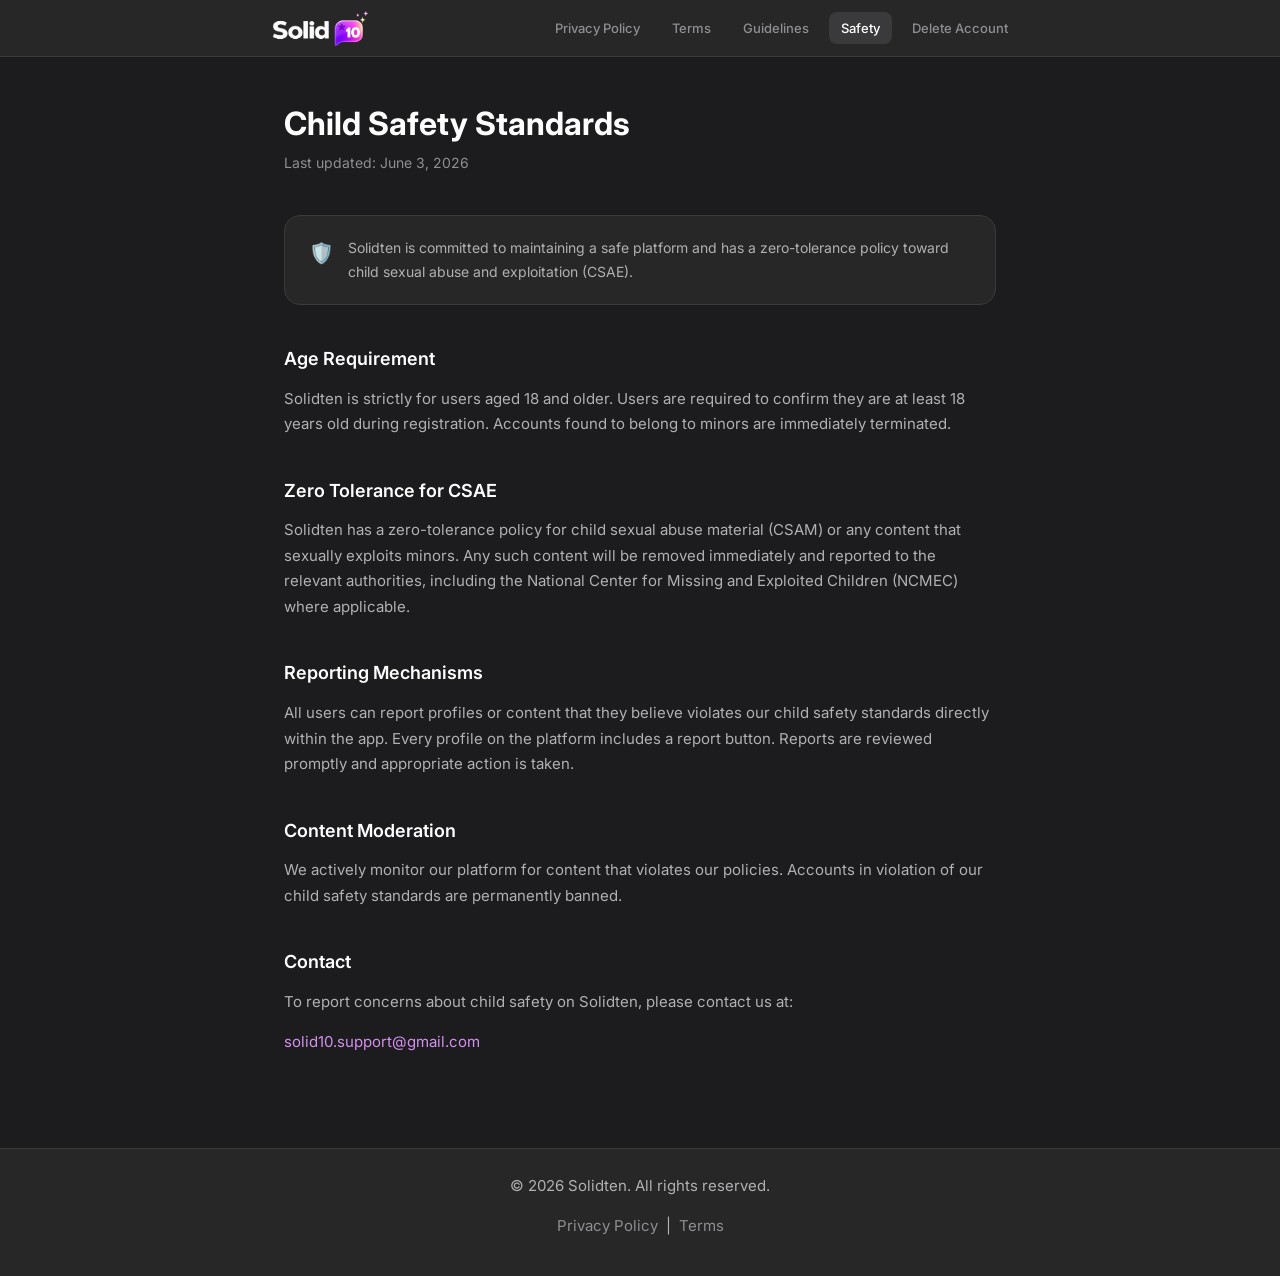
<file: safety-standards.html>
<!DOCTYPE html>
<html lang="en">
<head>
  <meta charset="UTF-8" />
  <meta name="viewport" content="width=device-width, initial-scale=1.0" />
  <title>Child Safety Standards – Solidten</title>
  <link rel="icon" type="image/png" href="favicon.png" />
  <link rel="apple-touch-icon" href="favicon.png" />
  <link rel="stylesheet" href="style.css" />
</head>
<body>

<nav>
  <div class="nav-inner">
    <a class="nav-logo" href="index.html"><img src="logo.png" alt="Solidten" height="28" /></a>
    <a href="privacy-policy.html">Privacy Policy</a>
    <a href="terms.html">Terms</a>
    <a href="community-guidelines.html">Guidelines</a>
    <a href="safety-standards.html" class="active">Safety</a>
    <a href="delete-account.html">Delete Account</a>
  </div>
</nav>

<main>
  <h1>Child Safety Standards</h1>
  <p class="subtitle">Last updated: June 3, 2026</p>

  <div class="info-card">
    <span class="icon">🛡️</span>
    <p>Solidten is committed to maintaining a safe platform and has a zero-tolerance policy toward child sexual abuse and exploitation (CSAE).</p>
  </div>

  <h2>Age Requirement</h2>
  <p>Solidten is strictly for users aged 18 and older. Users are required to confirm they are at least 18 years old during registration. Accounts found to belong to minors are immediately terminated.</p>

  <h2>Zero Tolerance for CSAE</h2>
  <p>Solidten has a zero-tolerance policy for child sexual abuse material (CSAM) or any content that sexually exploits minors. Any such content will be removed immediately and reported to the relevant authorities, including the National Center for Missing and Exploited Children (NCMEC) where applicable.</p>

  <h2>Reporting Mechanisms</h2>
  <p>All users can report profiles or content that they believe violates our child safety standards directly within the app. Every profile on the platform includes a report button. Reports are reviewed promptly and appropriate action is taken.</p>

  <h2>Content Moderation</h2>
  <p>We actively monitor our platform for content that violates our policies. Accounts in violation of our child safety standards are permanently banned.</p>

  <h2>Contact</h2>
  <p>To report concerns about child safety on Solidten, please contact us at:</p>
  <p><a href="mailto:solid10.support@gmail.com">solid10.support@gmail.com</a></p>

</main>

<footer>
  <p>&copy; 2026 Solidten. All rights reserved.</p>
  <p><a href="privacy-policy.html">Privacy Policy</a> &nbsp;|&nbsp; <a href="terms.html">Terms</a></p>
</footer>

</body>
</html>
</file>
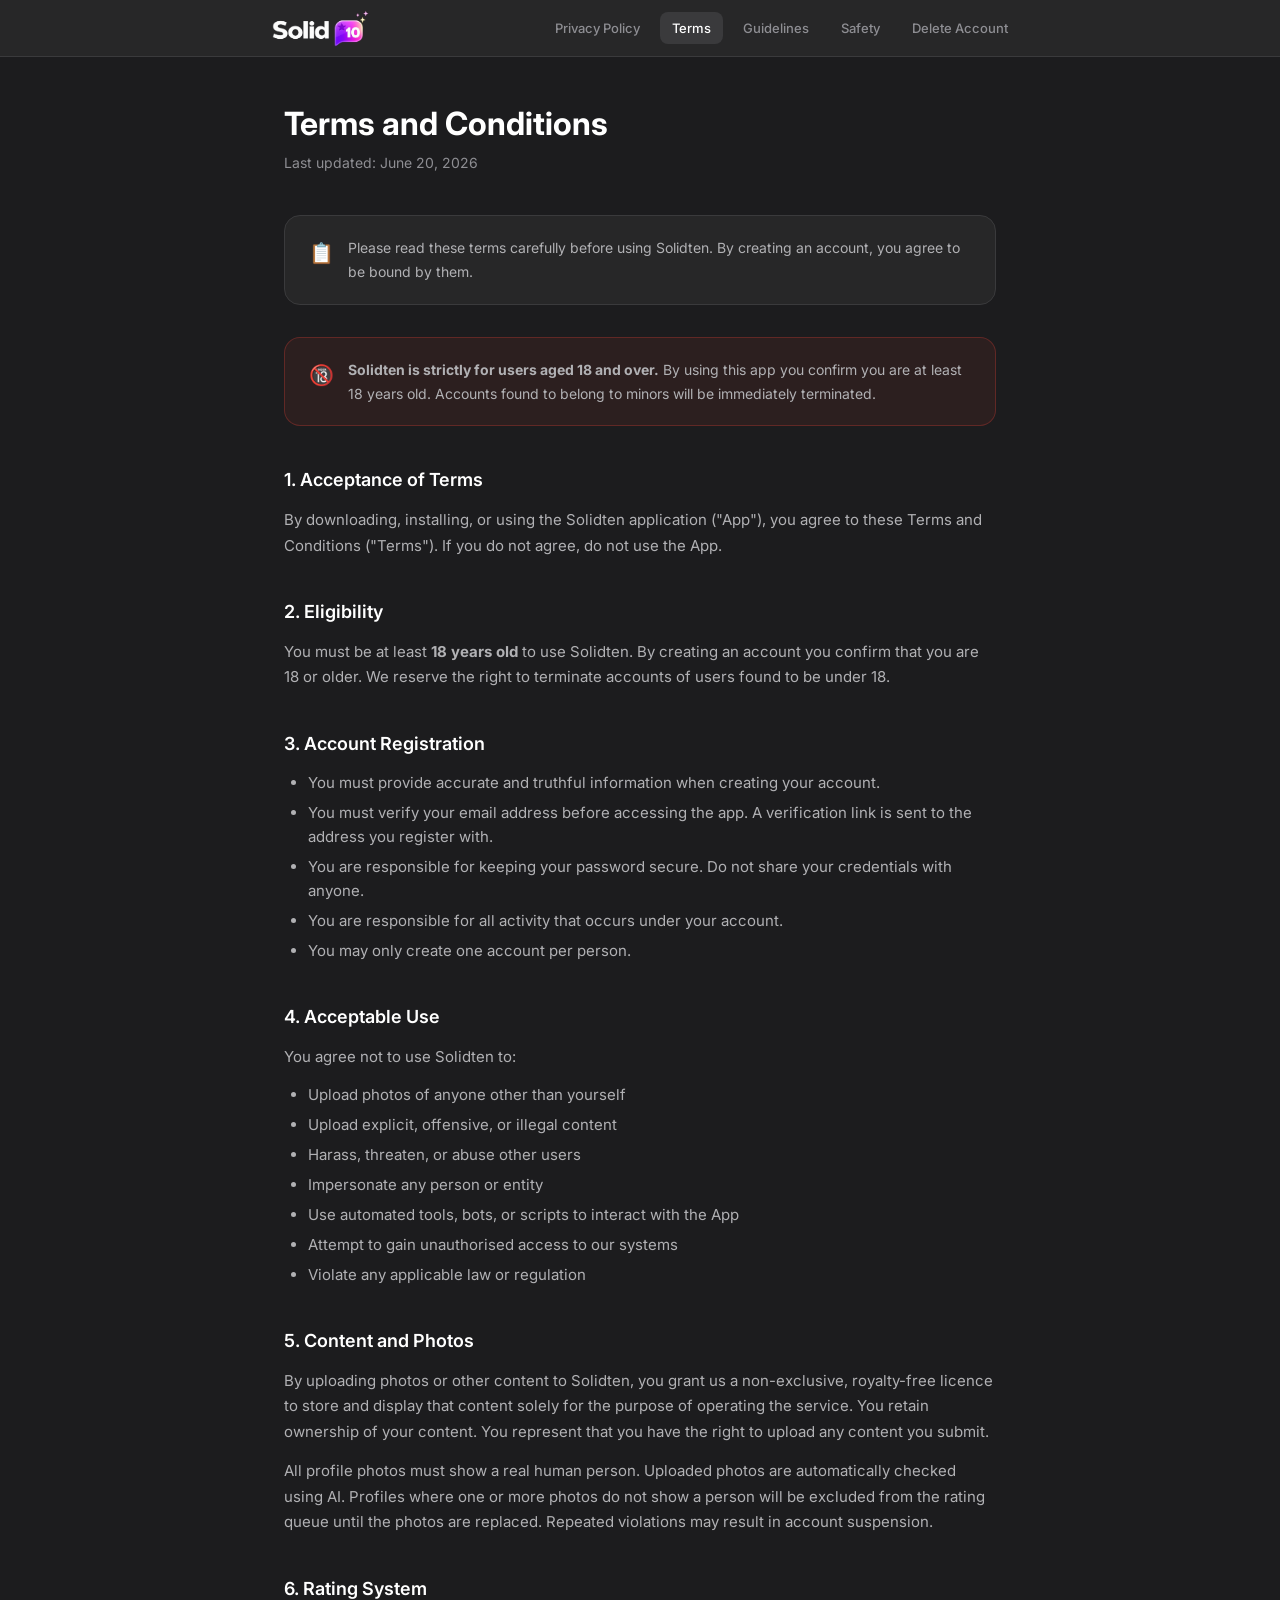
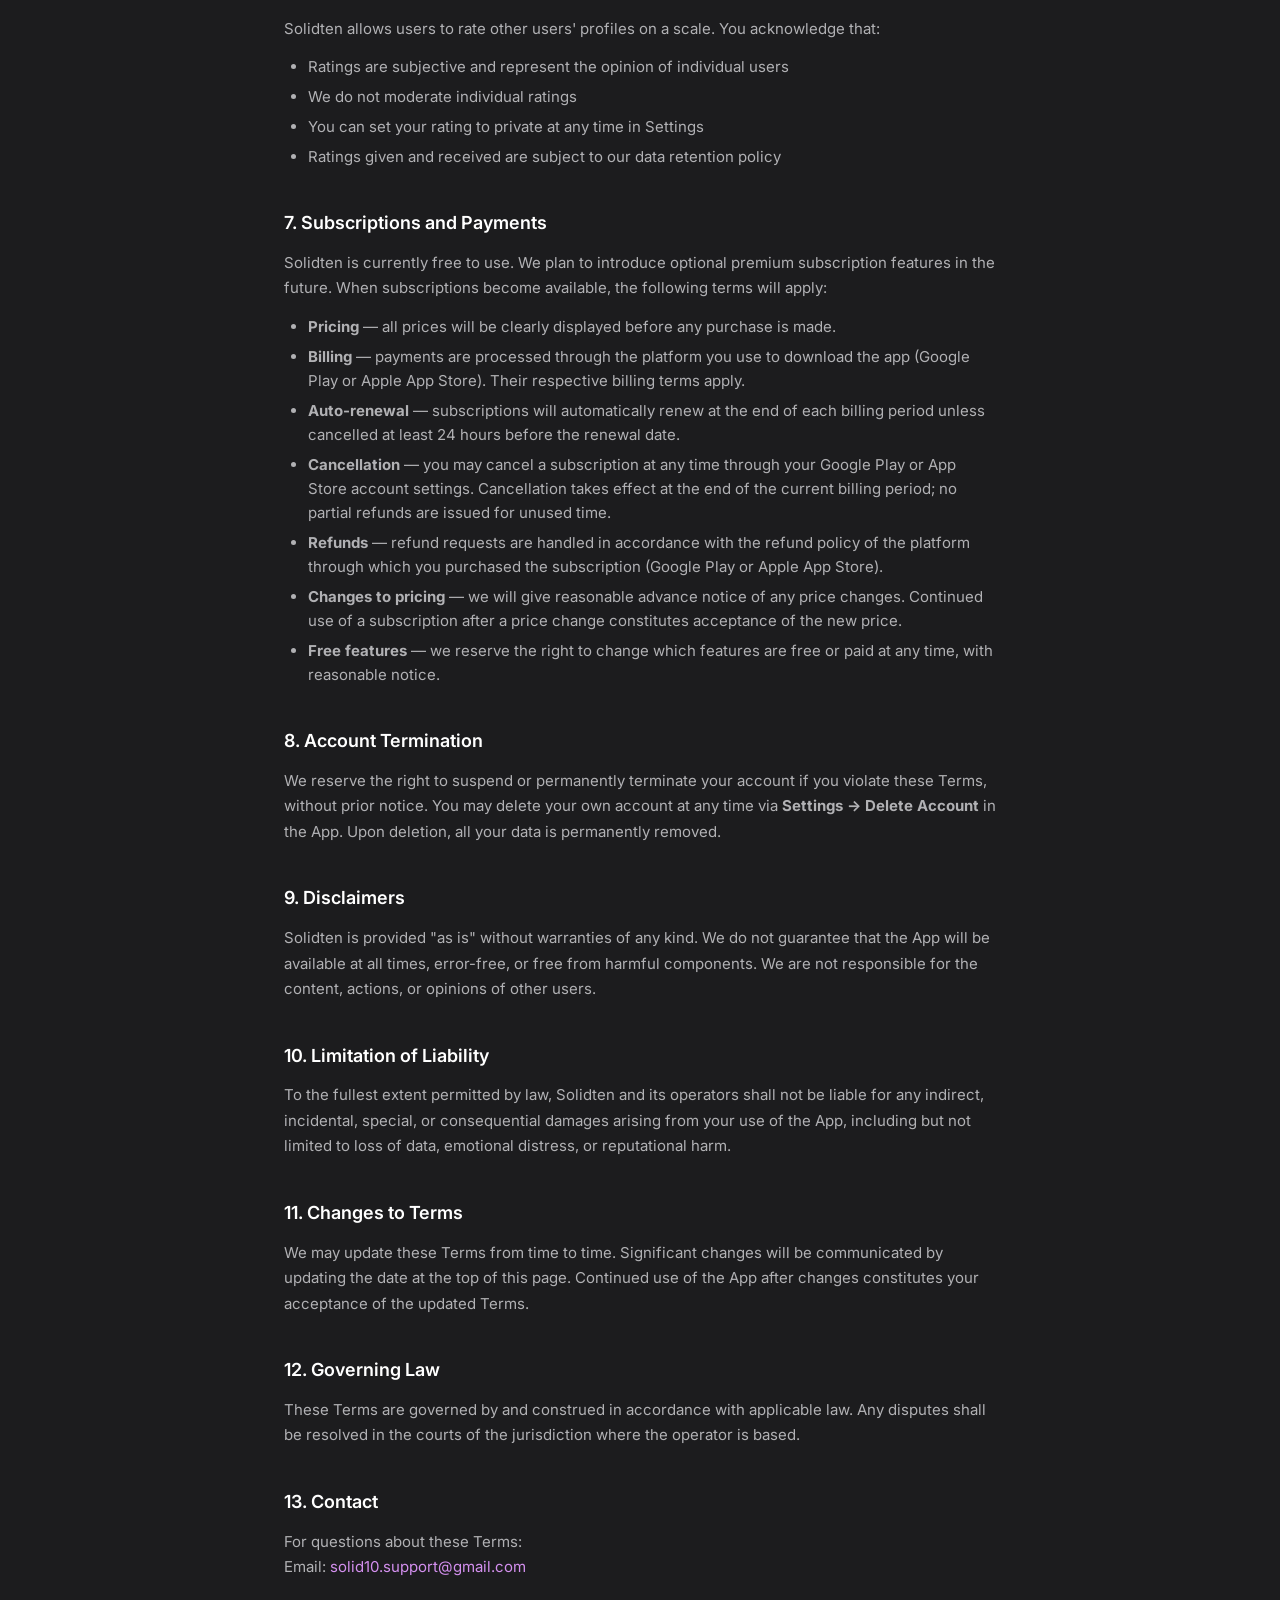
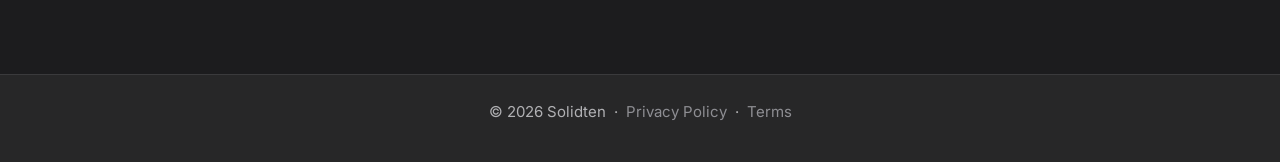
<file: terms.html>
<!DOCTYPE html>
<html lang="en">
<head>
  <meta charset="UTF-8" />
  <meta name="viewport" content="width=device-width, initial-scale=1.0" />
  <title>Terms and Conditions – Solidten</title>
  <link rel="icon" type="image/png" href="favicon.png" />
  <link rel="apple-touch-icon" href="favicon.png" />
  <link rel="stylesheet" href="style.css" />
</head>
<body>

<nav>
  <div class="nav-inner">
    <a class="nav-logo" href="index.html"><img src="logo.png" alt="Solidten" height="28" /></a>
    <a href="privacy-policy.html">Privacy Policy</a>
    <a href="terms.html" class="active">Terms</a>
    <a href="community-guidelines.html">Guidelines</a>
    <a href="safety-standards.html">Safety</a>
    <a href="delete-account.html">Delete Account</a>
  </div>
</nav>

<main>
  <h1>Terms and Conditions</h1>
  <p class="subtitle">Last updated: June 20, 2026</p>

  <div class="info-card">
    <span class="icon">📋</span>
    <p>Please read these terms carefully before using Solidten. By creating an account, you agree to be bound by them.</p>
  </div>

  <div class="info-card info-card--age">
    <span class="icon">🔞</span>
    <p><strong>Solidten is strictly for users aged 18 and over.</strong> By using this app you confirm you are at least 18 years old. Accounts found to belong to minors will be immediately terminated.</p>
  </div>

  <h2>1. Acceptance of Terms</h2>
  <p>By downloading, installing, or using the Solidten application ("App"), you agree to these Terms and Conditions ("Terms"). If you do not agree, do not use the App.</p>

  <h2>2. Eligibility</h2>
  <p>You must be at least <strong>18 years old</strong> to use Solidten. By creating an account you confirm that you are 18 or older. We reserve the right to terminate accounts of users found to be under 18.</p>

  <h2>3. Account Registration</h2>
  <ul>
    <li>You must provide accurate and truthful information when creating your account.</li>
    <li>You must verify your email address before accessing the app. A verification link is sent to the address you register with.</li>
    <li>You are responsible for keeping your password secure. Do not share your credentials with anyone.</li>
    <li>You are responsible for all activity that occurs under your account.</li>
    <li>You may only create one account per person.</li>
  </ul>

  <h2>4. Acceptable Use</h2>
  <p>You agree not to use Solidten to:</p>
  <ul>
    <li>Upload photos of anyone other than yourself</li>
    <li>Upload explicit, offensive, or illegal content</li>
    <li>Harass, threaten, or abuse other users</li>
    <li>Impersonate any person or entity</li>
    <li>Use automated tools, bots, or scripts to interact with the App</li>
    <li>Attempt to gain unauthorised access to our systems</li>
    <li>Violate any applicable law or regulation</li>
  </ul>

  <h2>5. Content and Photos</h2>
  <p>By uploading photos or other content to Solidten, you grant us a non-exclusive, royalty-free licence to store and display that content solely for the purpose of operating the service. You retain ownership of your content. You represent that you have the right to upload any content you submit.</p>
  <p>All profile photos must show a real human person. Uploaded photos are automatically checked using AI. Profiles where one or more photos do not show a person will be excluded from the rating queue until the photos are replaced. Repeated violations may result in account suspension.</p>

  <h2>6. Rating System</h2>
  <p>Solidten allows users to rate other users' profiles on a scale. You acknowledge that:</p>
  <ul>
    <li>Ratings are subjective and represent the opinion of individual users</li>
    <li>We do not moderate individual ratings</li>
    <li>You can set your rating to private at any time in Settings</li>
    <li>Ratings given and received are subject to our data retention policy</li>
  </ul>

  <h2>7. Subscriptions and Payments</h2>
  <p>Solidten is currently free to use. We plan to introduce optional premium subscription features in the future. When subscriptions become available, the following terms will apply:</p>
  <ul>
    <li><strong>Pricing</strong> — all prices will be clearly displayed before any purchase is made.</li>
    <li><strong>Billing</strong> — payments are processed through the platform you use to download the app (Google Play or Apple App Store). Their respective billing terms apply.</li>
    <li><strong>Auto-renewal</strong> — subscriptions will automatically renew at the end of each billing period unless cancelled at least 24 hours before the renewal date.</li>
    <li><strong>Cancellation</strong> — you may cancel a subscription at any time through your Google Play or App Store account settings. Cancellation takes effect at the end of the current billing period; no partial refunds are issued for unused time.</li>
    <li><strong>Refunds</strong> — refund requests are handled in accordance with the refund policy of the platform through which you purchased the subscription (Google Play or Apple App Store).</li>
    <li><strong>Changes to pricing</strong> — we will give reasonable advance notice of any price changes. Continued use of a subscription after a price change constitutes acceptance of the new price.</li>
    <li><strong>Free features</strong> — we reserve the right to change which features are free or paid at any time, with reasonable notice.</li>
  </ul>

  <h2>8. Account Termination</h2>
  <p>We reserve the right to suspend or permanently terminate your account if you violate these Terms, without prior notice. You may delete your own account at any time via <strong>Settings → Delete Account</strong> in the App. Upon deletion, all your data is permanently removed.</p>

  <h2>9. Disclaimers</h2>
  <p>Solidten is provided "as is" without warranties of any kind. We do not guarantee that the App will be available at all times, error-free, or free from harmful components. We are not responsible for the content, actions, or opinions of other users.</p>

  <h2>10. Limitation of Liability</h2>
  <p>To the fullest extent permitted by law, Solidten and its operators shall not be liable for any indirect, incidental, special, or consequential damages arising from your use of the App, including but not limited to loss of data, emotional distress, or reputational harm.</p>

  <h2>11. Changes to Terms</h2>
  <p>We may update these Terms from time to time. Significant changes will be communicated by updating the date at the top of this page. Continued use of the App after changes constitutes your acceptance of the updated Terms.</p>

  <h2>12. Governing Law</h2>
  <p>These Terms are governed by and construed in accordance with applicable law. Any disputes shall be resolved in the courts of the jurisdiction where the operator is based.</p>

  <h2>13. Contact</h2>
  <p>For questions about these Terms:<br>
  Email: <a href="mailto:solid10.support@gmail.com">solid10.support@gmail.com</a></p>
</main>

<footer>
  <p>© 2026 Solidten &nbsp;·&nbsp; <a href="privacy-policy.html">Privacy Policy</a> &nbsp;·&nbsp; <a href="terms.html">Terms</a></p>
</footer>

</body>
</html>
</file>
<file: style.css>
@import url('https://fonts.googleapis.com/css2?family=Inter:wght@300;400;500;600;700&display=swap');

/* ── Reset & base ─────────────────────────────────────────────── */
*, *::before, *::after { box-sizing: border-box; margin: 0; padding: 0; }

:root {
  --bg:         #1C1C1E;
  --surface:    #272728;
  --surface2:   #3A3A3C;
  --border:     #3A3A3C;
  --purple-600: #991DC8;
  --purple-500: #C363E8;
  --purple-400: #D490EF;
  --grey-300:   #B1B1B4;
  --grey-400:   #8E8E93;
  --grey-500:   #636366;
  --error:      #FF453A;
  --success:    #32D74B;
  --white:      #FFFFFF;
}

html { scroll-behavior: smooth; }

body {
  font-family: 'Inter', -apple-system, BlinkMacSystemFont, sans-serif;
  background: var(--bg);
  color: var(--white);
  line-height: 1.6;
  min-height: 100vh;
  display: flex;
  flex-direction: column;
}

/* ── Nav ──────────────────────────────────────────────────────── */
nav {
  background: var(--surface);
  border-bottom: 1px solid var(--border);
  padding: 0 24px;
  position: sticky;
  top: 0;
  z-index: 100;
}

.nav-inner {
  max-width: 760px;
  margin: 0 auto;
  display: flex;
  align-items: center;
  gap: 8px;
  height: 56px;
}

.nav-logo {
  text-decoration: none;
  margin-right: auto;
  display: flex;
  align-items: center;
}

.nav-logo img {
  height: 37px;
  width: auto;
  display: block;
}

nav a {
  color: var(--grey-400);
  text-decoration: none;
  font-size: 13px;
  font-weight: 500;
  padding: 6px 12px;
  border-radius: 8px;
  transition: color .15s, background .15s;
  white-space: nowrap;
}

nav a:hover, nav a.active {
  color: var(--white);
  background: var(--surface2);
}

/* ── Main content ─────────────────────────────────────────────── */
main {
  flex: 1;
  max-width: 760px;
  width: 100%;
  margin: 0 auto;
  padding: 48px 24px 80px;
}

/* ── Typography ───────────────────────────────────────────────── */
h1 {
  font-size: 32px;
  font-weight: 700;
  line-height: 1.2;
  margin-bottom: 8px;
}

.subtitle {
  font-size: 14px;
  color: var(--grey-400);
  margin-bottom: 40px;
}

h2 {
  font-size: 18px;
  font-weight: 600;
  margin-top: 40px;
  margin-bottom: 12px;
  color: var(--white);
}

h3 {
  font-size: 15px;
  font-weight: 600;
  margin-top: 24px;
  margin-bottom: 8px;
  color: var(--grey-300);
}

p {
  font-size: 15px;
  color: var(--grey-300);
  margin-bottom: 14px;
  line-height: 1.7;
}

ul, ol {
  padding-left: 24px;
  margin-bottom: 14px;
}

li {
  font-size: 15px;
  color: var(--grey-300);
  margin-bottom: 6px;
  line-height: 1.6;
}

a { color: var(--purple-400); text-decoration: none; }
a:hover { text-decoration: underline; }

/* ── Divider ──────────────────────────────────────────────────── */
.divider {
  border: none;
  border-top: 1px solid var(--border);
  margin: 40px 0;
}

/* ── Info card ────────────────────────────────────────────────── */
.info-card {
  background: var(--surface);
  border: 1px solid var(--border);
  border-radius: 16px;
  padding: 20px 24px;
  margin-bottom: 32px;
  display: flex;
  gap: 14px;
  align-items: flex-start;
}

.info-card .icon {
  font-size: 20px;
  flex-shrink: 0;
  margin-top: 1px;
}

.info-card p { margin: 0; font-size: 14px; }

/* ── Form ─────────────────────────────────────────────────────── */
.form-card {
  background: var(--surface);
  border: 1px solid var(--border);
  border-radius: 20px;
  padding: 32px;
  margin-top: 32px;
}

.form-group {
  display: flex;
  flex-direction: column;
  gap: 6px;
  margin-bottom: 20px;
}

label {
  font-size: 13px;
  font-weight: 500;
  color: var(--grey-400);
  letter-spacing: 0.3px;
}

input, select, textarea {
  background: var(--bg);
  border: 1px solid var(--border);
  border-radius: 12px;
  color: var(--white);
  font-family: inherit;
  font-size: 15px;
  padding: 12px 16px;
  transition: border-color .15s;
  outline: none;
  width: 100%;
}

input:focus, select:focus, textarea:focus {
  border-color: var(--purple-600);
}

input::placeholder, textarea::placeholder {
  color: var(--grey-500);
}

select option { background: var(--surface); }

textarea { resize: vertical; min-height: 100px; }

.btn-submit {
  width: 100%;
  padding: 14px;
  background: linear-gradient(135deg, var(--purple-500), var(--purple-600));
  border: none;
  border-radius: 100px;
  color: var(--white);
  font-family: inherit;
  font-size: 16px;
  font-weight: 600;
  cursor: pointer;
  margin-top: 8px;
  transition: opacity .2s;
}

.btn-submit:hover { opacity: 0.88; }
.btn-submit:active { opacity: 0.75; }

.form-note {
  font-size: 12px;
  color: var(--grey-500);
  text-align: center;
  margin-top: 16px;
}

/* ── Success / error messages (Formspree SDK) ─────────────────── */
.success-msg {
  display: none;
  background: rgba(50, 215, 75, 0.1);
  border: 1px solid rgba(50, 215, 75, 0.3);
  border-radius: 12px;
  padding: 16px 20px;
  color: var(--success);
  font-size: 14px;
  margin-bottom: 20px;
  text-align: center;
}

/* SDK sets aria-hidden="false" on success/error banners when active */
[data-fs-success]:not([aria-hidden="false"]),
[data-fs-error]:not([aria-hidden="false"]) { display: none; }
[data-fs-success][aria-hidden="false"],
[data-fs-error][aria-hidden="false"] { display: block; }

.error-banner {
  background: rgba(255, 69, 58, 0.1);
  border: 1px solid rgba(255, 69, 58, 0.3);
  border-radius: 12px;
  padding: 14px 18px;
  color: var(--error);
  font-size: 14px;
  margin-bottom: 20px;
}

.field-error {
  font-size: 12px;
  color: var(--error);
  margin-top: 4px;
  display: block;
  min-height: 0;
}

/* ── Steps ────────────────────────────────────────────────────── */
.steps { list-style: none; padding: 0; margin-bottom: 14px; }
.steps li {
  display: flex;
  align-items: flex-start;
  gap: 14px;
  margin-bottom: 14px;
}

.step-num {
  flex-shrink: 0;
  width: 26px;
  height: 26px;
  border-radius: 50%;
  background: rgba(153, 29, 200, 0.2);
  border: 1px solid rgba(153, 29, 200, 0.4);
  display: flex;
  align-items: center;
  justify-content: center;
  font-size: 12px;
  font-weight: 700;
  color: var(--purple-400);
  margin-top: 1px;
}

/* ── Footer ───────────────────────────────────────────────────── */
footer {
  background: var(--surface);
  border-top: 1px solid var(--border);
  padding: 24px;
  text-align: center;
  font-size: 13px;
  color: var(--grey-500);
}

footer a { color: var(--grey-400); }
footer a:hover { color: var(--white); }

/* ── Home page ────────────────────────────────────────────────── */
.home-page { background: var(--bg); }

.hero-main {
  flex: 1;
  display: flex;
  flex-direction: column;
  align-items: center;
  justify-content: center;
  text-align: center;
  padding: 64px 24px 80px;
  position: relative;
  overflow: hidden;
}

.hero-glow {
  position: absolute;
  top: -120px;
  left: 50%;
  transform: translateX(-50%);
  width: 600px;
  height: 600px;
  background: radial-gradient(circle, rgba(153,29,200,0.22) 0%, rgba(153,29,200,0.06) 50%, transparent 70%);
  pointer-events: none;
  z-index: 0;
}

.hero-logo {
  height: 150px;
  width: auto;
  margin-bottom: 40px;
  position: relative;
  z-index: 1;
}

.hero-title {
  font-size: 42px;
  font-weight: 700;
  line-height: 1.15;
  margin-bottom: 16px;
  position: relative;
  z-index: 1;
  background: linear-gradient(135deg, #fff 40%, var(--purple-400));
  -webkit-background-clip: text;
  -webkit-text-fill-color: transparent;
  background-clip: text;
}

.hero-desc {
  font-size: 17px;
  color: var(--grey-300);
  max-width: 460px;
  line-height: 1.65;
  margin-bottom: 44px;
  position: relative;
  z-index: 1;
}

/* ── Store buttons ────────────────────────────────────────────── */
.store-buttons {
  display: flex;
  gap: 16px;
  flex-wrap: wrap;
  justify-content: center;
  margin-bottom: 40px;
  position: relative;
  z-index: 1;
}

.store-btn {
  display: flex;
  align-items: center;
  gap: 12px;
  background: var(--white);
  color: #000;
  text-decoration: none;
  padding: 12px 22px;
  border-radius: 14px;
  min-width: 170px;
  transition: transform .15s, opacity .15s;
}

.store-btn:hover { transform: translateY(-2px); text-decoration: none; }
.store-btn:active { transform: translateY(0); opacity: .85; }

.store-btn--soon {
  background: var(--surface);
  color: var(--grey-400);
  border: 1px solid var(--border);
  cursor: default;
  pointer-events: none;
}

.store-icon {
  width: 28px;
  height: 28px;
  flex-shrink: 0;
}

.store-btn-text {
  display: flex;
  flex-direction: column;
  text-align: left;
}

.store-btn-sub {
  font-size: 11px;
  font-weight: 400;
  opacity: 0.65;
  line-height: 1;
  margin-bottom: 3px;
}

.store-btn-name {
  font-size: 16px;
  font-weight: 700;
  line-height: 1;
}

/* ── Feature pills ────────────────────────────────────────────── */
.feature-pills {
  display: flex;
  gap: 10px;
  flex-wrap: wrap;
  justify-content: center;
  position: relative;
  z-index: 1;
}

.pill {
  background: rgba(153, 29, 200, 0.12);
  border: 1px solid rgba(153, 29, 200, 0.3);
  color: var(--purple-400);
  font-size: 13px;
  font-weight: 500;
  padding: 6px 16px;
  border-radius: 100px;
}

.pill--age {
  background: rgba(255, 69, 58, 0.10);
  border-color: rgba(255, 69, 58, 0.35);
  color: #FF6B63;
}

.info-card--age {
  background: rgba(255, 69, 58, 0.07);
  border-color: rgba(255, 69, 58, 0.25);
}

/* ── Responsive ───────────────────────────────────────────────── */
@media (max-width: 600px) {
  h1 { font-size: 26px; }
  .nav-inner { gap: 2px; }
  nav a { padding: 6px 8px; font-size: 12px; }
  .form-card { padding: 24px 20px; }
  .hero-title { font-size: 32px; }
  .hero-logo { height: 80px; }
  .store-btn { min-width: 150px; padding: 10px 18px; }
}
</file>
